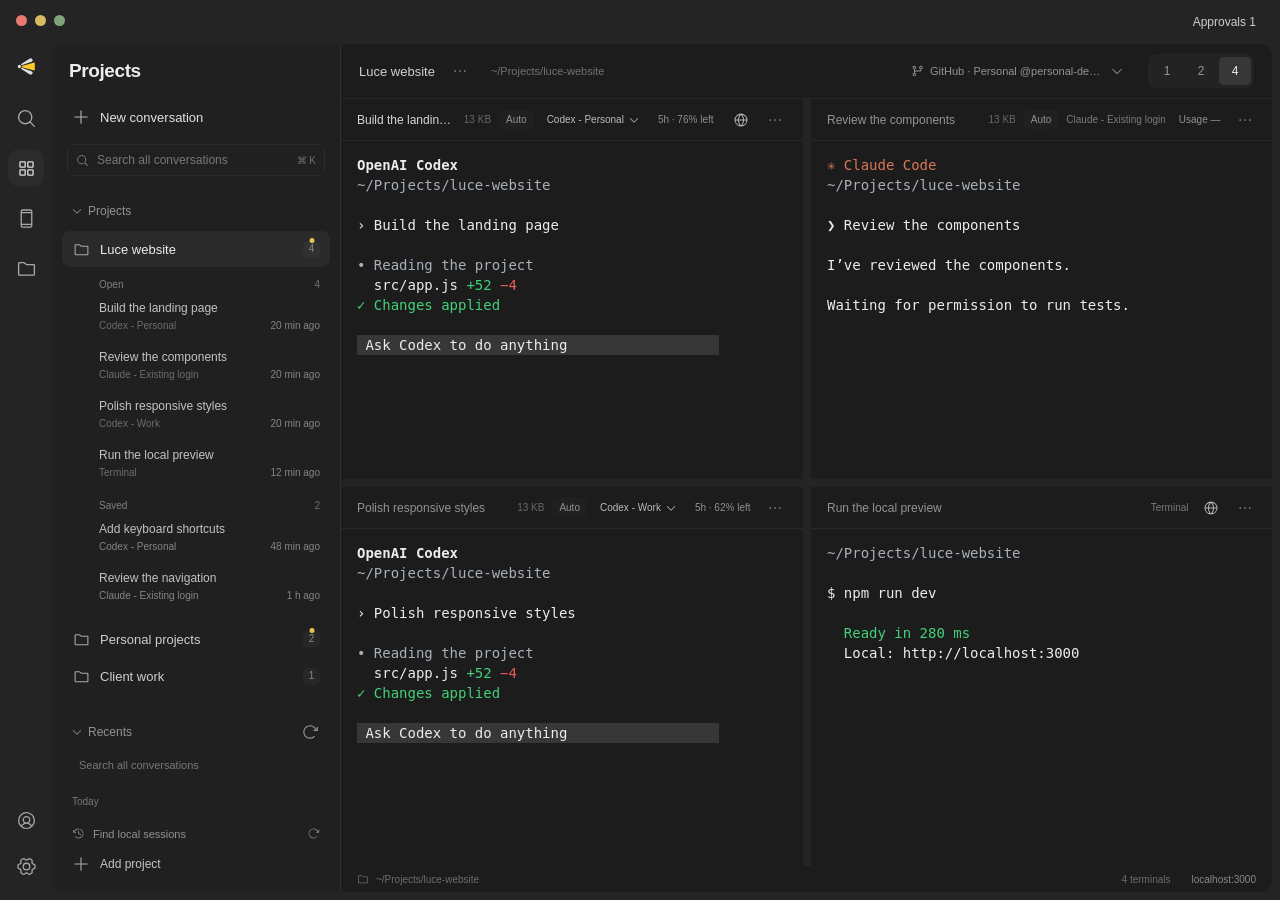
<file: native/desktop/index.html>
<!doctype html>
<html lang="en"><head><meta charset="UTF-8"><meta name="viewport" content="width=device-width,initial-scale=1"><meta http-equiv="Content-Security-Policy" content="default-src 'self'; script-src 'self'; style-src 'self' 'unsafe-inline'; img-src 'self' data: luce-file:; media-src luce-file:; font-src 'self'; connect-src 'none'; object-src 'none'; frame-src 'none'; base-uri 'none'"><title>Luce</title><link rel="stylesheet" href="app.css"><link rel="stylesheet" href="styles.css"><link rel="stylesheet" href="theme.css"><link rel="stylesheet" href="../embed.css"></head>
<body class="clean-ui">
 <header class="titlebar"><nav id="project-tabs" class="project-tabs" aria-label="Project tabs" hidden><div id="project-tabs-list" role="tablist" aria-label="Projects"></div><button id="tab-overflow" class="icon-button" aria-label="More projects" title="More projects" hidden></button><button id="tab-add-project" class="icon-button" aria-label="Add project" title="Add project"><span data-icon="plus"></span></button></nav><div class="titlebar-spacer"></div><button id="approvals-button" class="accounts-button" hidden>Approvals</button></header>
 <div class="app-layout"><aside class="utility-rail" aria-label="Workspace tools"><div class="utility-tools"><div id="brand-icon" class="utility-mark" aria-label="Luce"></div><button id="search-shortcut" class="search-shortcut"><span>⌘ K</span> Search conversations</button><button id="collapse-projects" class="icon-button" aria-label="Toggle projects sidebar" aria-expanded="true" aria-controls="project-sidebar" title="Projects"></button><button id="remote-button" class="accounts-button" title="Phone & Remote">Phone</button><button id="browse-files" class="icon-button" aria-label="Browse project files" title="Browse project files" aria-pressed="false"></button></div><div class="utility-bottom"><button id="accounts-button" class="accounts-button" title="Accounts (⌘ ,)">Accounts</button><button id="settings-button" class="icon-button" aria-label="Settings" title="Settings"></button></div></aside>
  <nav id="project-sidebar" class="project-rail" aria-label="Projects"><div class="navigation-heading"><strong id="navigation-title">Projects</strong></div><button id="new-conversation" class="new-conversation"><span data-icon="plus"></span> New conversation</button><div class="search-field"><span id="search-icon"></span><input id="conversation-search" placeholder="Search all conversations" aria-label="Search all local conversations" title="Search titles, folders, providers and accounts across this computer"><kbd>⌘ K</kbd></div><div class="navigation-scroll">
   <section id="projects-section" class="rail-section"><div class="rail-label"><button id="toggle-project-list" class="section-toggle" aria-label="Toggle project list" aria-expanded="true" aria-controls="projects"><span data-icon="chevron-down"></span> Projects</button></div><div id="projects"></div></section>

<div id="navigation-fallback">  <aside id="conversation-sidebar" class="conversation-sidebar"><div id="conversation-lists" class="conversation-lists"></div></aside></div>
   <section id="recent-section" class="rail-section"><div class="rail-label"><button id="toggle-recent" class="section-toggle" aria-label="Toggle recent conversations" aria-expanded="true" aria-controls="recent-content"><span data-icon="chevron-down"></span> Recents</button><button id="refresh-recents" class="icon-button" aria-label="Refresh recent conversations" title="Refresh recent conversations"><span data-icon="reload"></span></button></div><div id="recent-content"><div class="search-field recent-search-field"><input id="recent-search" placeholder="Search all conversations" aria-label="Search all conversations"></div><div id="recent-list"></div></div></section>
</div><div class="sidebar-footer"><button id="find-sessions"><span id="history-icon"></span><span>Find local sessions</span><span id="refresh-indicator" data-icon="reload"></span></button><div id="provider-status">Claude Code + Codex</div></div>
   <button id="add-project" class="add-project"><span data-icon="plus"></span><span>Add project</span></button>
  </nav>
  <div id="project-resizer" class="sidebar-resizer" role="separator" aria-label="Resize projects sidebar" aria-orientation="vertical" aria-controls="project-sidebar" tabindex="0"></div>


  <aside id="file-sidebar" class="file-sidebar" aria-label="Project files" hidden><div class="files-heading"><span>FILES</span><div class="files-actions"><button id="files-hidden" class="icon-button" aria-label="Show hidden files" title="Show hidden files" aria-pressed="false"></button><button id="files-refresh" class="icon-button" aria-label="Refresh files" title="Refresh files"></button><button id="files-close" class="icon-button" aria-label="Close files sidebar" title="Close files"><span data-icon="close"></span></button></div></div><div id="files-root" class="files-root"></div><div class="file-filter-wrap"><input id="file-filter" placeholder="Filter visible files…" aria-label="Filter visible files"></div><div id="file-tree" class="file-tree" role="tree" aria-label="Project file tree"></div><div class="files-footnote">Drag a file into a terminal to insert its path</div></aside>
  <div id="file-resizer" class="sidebar-resizer" role="separator" aria-label="Resize files sidebar" aria-orientation="vertical" aria-controls="file-sidebar" aria-valuemin="180" aria-valuemax="420" tabindex="0" hidden></div>
  <aside id="preview-context" class="preview-context" aria-label="Preview conversation" hidden><div class="preview-context-heading"><span id="preview-context-project"></span><span>Conversation</span></div><div id="preview-terminal-slot" class="preview-terminal-slot"></div></aside><div id="preview-context-resizer" class="preview-context-resizer" role="separator" aria-label="Resize preview conversation" aria-orientation="vertical" aria-valuemin="280" aria-valuemax="640" tabindex="0" hidden></div>
  <main class="workspace"><div class="project-summary"><div class="project-title-row"><h1 id="sidebar-title">Luce</h1><button id="project-menu" class="icon-button" aria-label="Project options"><span data-icon="more"></span></button></div><div class="project-path-row"><div id="project-path" class="project-path">A place for your coding sessions</div></div><button id="project-github" class="project-github" aria-label="Project GitHub account" hidden></button><div id="layout-button" class="terminal-layout-control" role="group" aria-label="Terminal layout"><button class="icon-button layout-option" data-layout="1" aria-label="1 terminal layout" title="1 terminal layout" aria-pressed="false" disabled>1</button><button class="icon-button layout-option" data-layout="2" aria-label="2 terminal layout" title="2 terminal layout" aria-pressed="false" disabled>2</button><button class="icon-button layout-option" data-layout="4" aria-label="4 terminal layout" title="4 terminal layout" aria-pressed="false" disabled>4</button></div><p id="project-github-note" class="project-github-note" hidden></p></div><section id="file-preview" class="file-preview" aria-label="File preview" hidden><div class="file-preview-toolbar"><button id="file-back" aria-label="Back to terminal"><span data-icon="back"></span> <span>Back to terminal</span></button><div class="file-preview-title"><strong id="file-preview-name"></strong><span id="file-preview-path"></span></div><span id="file-preview-meta"></span><button id="file-copy-path" class="file-preview-action" title="Copy full path"><span data-icon="copy"></span> Copy path</button><button id="file-insert-path" class="file-preview-action" title="Insert the path into the active terminal">Insert path <span data-icon="external"></span></button></div><div id="file-preview-content" class="file-preview-content"></div></section><div id="terminal-workspace" class="terminal-workspace"></div><section id="preview-workspace" class="preview-workspace" hidden><div class="browser-toolbar"><button id="back-to-terminal" aria-label="Back to terminal"><span data-icon="back"></span> Back to terminal</button><form id="url-form"><span id="globe-icon"></span><input id="preview-url" placeholder="localhost:5173" aria-label="Website URL"></form><button id="reload-preview" class="icon-button" aria-label="Reload preview"></button><button id="expand-preview" class="icon-button" aria-label="Expand preview"></button></div><div id="browser-surface" class="browser-surface"><div id="preview-placeholder" class="preview-placeholder"><div class="preview-placeholder-icon" data-icon="globe"></div><h2>Website preview</h2><p>Run your dev server in a terminal, then click Preview.<br>Or enter a website URL above.</p></div></div><div id="preview-message" class="preview-message" hidden></div></section><footer class="statusbar"><div><span id="folder-icon"></span><span id="status-path">Luce · Local workspace</span></div><div><span id="terminal-count"></span><span id="status-url"></span></div></footer></main>
 </div>
 <div id="popup" class="popup" hidden></div><div id="toast" class="toast" role="status" hidden></div>
 <dialog id="modal"><form id="modal-form"><div class="modal-heading"><h2 id="modal-title"></h2><button type="button" id="modal-close" class="icon-button" aria-label="Close dialog"><span data-icon="close"></span></button></div><div id="modal-content"></div><div id="modal-actions"><button type="button" id="modal-cancel">Cancel</button><button type="submit" id="modal-submit" class="primary">Save</button></div></form></dialog>
 <script src="../fixture.js"></script><script src="app.js"></script><script src="../presentation.js"></script>
</body></html>
</file>
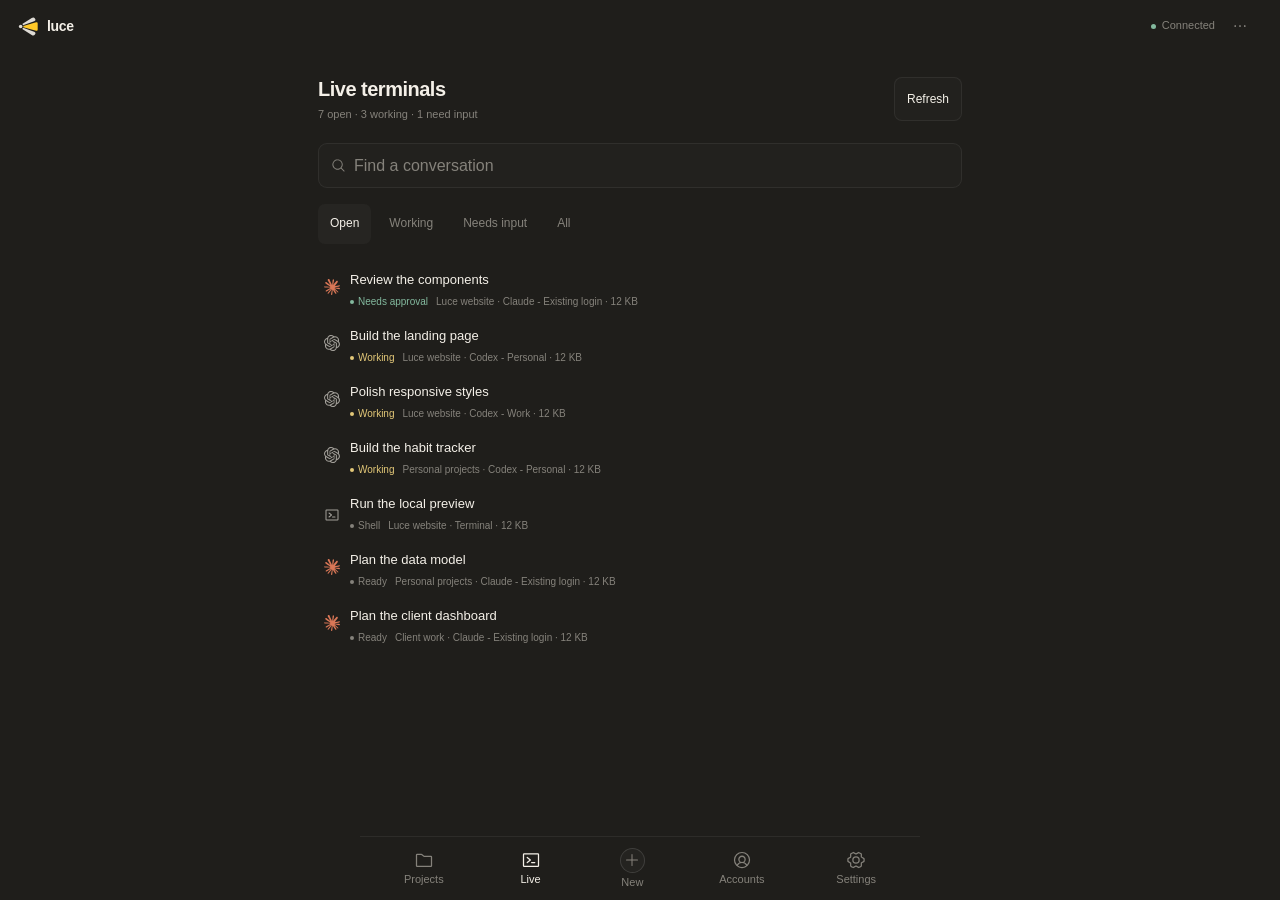
<file: native/mobile/index.html>
<!doctype html>
<html lang="en">
<head>
  <meta charset="utf-8">
  <meta name="viewport" content="width=device-width, initial-scale=1, viewport-fit=cover">
  <meta name="theme-color" content="#1f1e1b">
  <meta name="description" content="Secure phone control for Luce on your Mac">
  
  <link rel="icon" href="luce-mark.svg" type="image/svg+xml">
  <link rel="apple-touch-icon" href="icon-256.png">
  <link rel="stylesheet" href="styles.css">
  <link rel="stylesheet" href="mobile.css">
  <title>Luce Remote</title>
<link rel="stylesheet" href="../embed.css"></head>
<body>
  <header class="topbar">
    <a class="brand" href="#projects" aria-label="Luce Remote projects">
      <svg class="brand-mark" viewBox="0 0 512 512" aria-hidden="true"><circle cx="65" cy="256" r="44"/><path d="M105 197 334 48Q381 17 413 58Q447 103 393 130L124 223Q117 207 105 197Z"/><path d="M105 315 334 464Q381 495 413 454Q447 409 393 382L124 289Q117 305 105 315Z"/><path d="M130 245 441 153Q480 140 480 184V328Q480 373 441 359L130 273Q134 260 130 245Z" class="brand-mark-accent"/></svg>
      <span>luce</span>
    </a>
    <div class="connection"><i id="connection-dot" class="dot offline"></i><span id="connection-label">Not paired</span></div>
    <button id="device-menu" class="plain-button" aria-label="Device options" title="Device options"><span data-icon="more"></span></button>
  </header>

  <main>
    <section id="pair-screen" class="empty-screen" hidden>
      <div class="empty-mark"><img src="luce-mark.svg" alt=""></div>
      <h1>Luce Remote</h1>
      <p>Pair this phone from Luce on your Mac. The QR code contains your private device key.</p>
      <ol><li>Open Remote in Luce settings.</li><li>Scan the pairing QR code with your phone camera.</li><li>Add this page to your home screen for quick access.</li></ol>
      <button id="pair-help" class="secondary-button">Pair a device</button>
    </section>

    <section id="projects-view" class="view" hidden>
      <div class="page-heading"><div><h1 id="projects-heading">Projects</h1></div><div class="heading-actions"><span id="project-count" class="count-pill">0</span><button id="mobile-project-view" class="plain-button" aria-label="Toggle project view" title="Use project tabs" aria-pressed="false"></button></div></div>
      <div id="mobile-project-tabs" class="mobile-project-tabs" role="tablist" aria-label="Projects" hidden></div><p id="project-context" class="project-context" hidden></p><label class="workspace-search"><span data-icon="search"></span><input id="project-search" type="search" placeholder="Find a project or conversation" aria-label="Search projects and conversations"></label><div id="project-list" class="project-list"></div>
    </section>

    <section id="live-view" class="view" hidden>
      <div class="page-heading"><div><h1>Live terminals</h1><p id="live-summary" class="page-summary"></p></div><button id="refresh-live" class="small-button" aria-label="Refresh terminals">Refresh</button></div>
      <label class="workspace-search"><span data-icon="search"></span><input id="live-search" type="search" placeholder="Find a conversation" aria-label="Search live terminals"></label>
      <div id="live-filters" class="workspace-filters" role="group" aria-label="Terminal filters"><button data-filter="open" aria-pressed="true">Open</button><button data-filter="working" aria-pressed="false">Working</button><button data-filter="attention" aria-pressed="false">Needs input</button><button data-filter="all" aria-pressed="false">All</button></div>
      <div id="live-list" class="project-list"></div>
    </section>
    <section id="terminal-view" class="view" hidden>
      <div class="terminal-heading"><button id="back-projects" class="back-button" aria-label="Back to terminals"><span data-icon="back"></span></button><div><p id="terminal-project" class="terminal-project-label"></p><h1 id="terminal-title">Terminal</h1></div><details id="terminal-options" class="terminal-options"><summary aria-label="Conversation options"><span data-icon="more"></span></summary><div class="terminal-options-panel">      <div class="terminal-switch"><label for="terminal-switcher">Conversation</label><select id="terminal-switcher" aria-label="Switch conversation"></select></div>      <div class="terminal-meta"><span id="terminal-provider" class="provider-pill"></span><span id="terminal-status"></span><span id="terminal-account"></span><span id="terminal-size"></span><button id="terminal-auto" class="small-button" role="switch" aria-label="Auto approve permission requests" aria-checked="false">Auto</button></div>
      <div id="terminal-toolbar" class="terminal-toolbar"><button id="interrupt-button" class="small-button" aria-label="Interrupt terminal">Interrupt</button><button id="clear-button" class="small-button" aria-label="Clear terminal">Clear</button><button id="close-button" class="small-button danger-text" aria-label="Close terminal">Close</button><button id="preview-button" class="small-button" aria-label="Preview">Preview</button><button id="usage-button" class="small-button" aria-label="Usage and account">Usage</button></div><div class="terminal-input-tools"><button id="paste-button" class="secondary-button" type="button">Paste</button><button id="enter-button" class="secondary-button" type="button">Enter</button><button id="rename-terminal" class="small-button" aria-label="Rename conversation">Rename</button></div></div></details></div>
      <p id="session-compatibility" class="preview-compatibility" hidden>Restart Luce on your Mac to enable phone renaming and Auto controls.</p><div id="approval-list" class="approval-list"></div>
      <section id="terminal-exited" class="terminal-exited" hidden aria-live="polite"><div><strong>Terminal exited</strong><p id="terminal-exit-reason"></p></div><button id="start-another-terminal" class="secondary-button" type="button">Start another terminal</button></section>

      <div id="terminal-output" class="terminal-output" role="log" aria-label="Terminal output" aria-live="off"></div>
      <form id="composer" class="composer">
        <textarea id="terminal-message" aria-label="Message terminal" rows="1" placeholder="Message…" enterkeyhint="send"></textarea>
        <button id="send-button" class="primary-button" type="submit" aria-label="Send"><span data-icon="external"></span></button>
      </form>
    </section>

    <section id="preview-view" class="view preview-view" hidden>
      <div class="preview-heading"><button id="back-terminal" class="back-button" aria-label="Back to terminal"><span data-icon="back"></span></button><div><h1>Preview</h1><p id="preview-project" class="terminal-project-label"></p></div><button id="fullscreen-button" class="small-button" aria-label="Toggle full screen">Full screen</button></div>
      <div class="preview-controls" aria-label="Website browser controls">
        <div class="preview-control-row preview-navigation"><button id="preview-back" class="small-button" type="button" aria-label="Website back">Back</button><button id="preview-forward" class="small-button" type="button" aria-label="Website forward">Forward</button><button id="preview-reload" class="small-button" type="button" aria-label="Reload website">Reload</button><span class="preview-control-spacer"></span><button id="preview-phone-mode" class="small-button selected" type="button" aria-pressed="true">Phone</button><button id="preview-desktop-mode" class="small-button" type="button" aria-pressed="false">Desktop</button></div>
        <p id="preview-compatibility" class="preview-compatibility" hidden>Advanced website controls need the latest Luce app. Restart Luce on your Mac to enable typing, browser keys, and viewport switching.</p>
        <details id="preview-tools" class="preview-tools"><summary>Website controls</summary><form id="preview-text-form" class="preview-text-form"><label class="visually-hidden" for="preview-text">Text for the focused website field</label><textarea id="preview-text" rows="2" maxlength="4096" placeholder="Type into the focused website field…" aria-label="Text for the focused website field"></textarea><button class="small-button" type="submit">Insert text</button></form>
        <div class="preview-key-row" aria-label="Website keys"><span>Send key</span><button class="small-button" data-preview-key="Enter" type="button">Enter</button><button class="small-button" data-preview-key="Tab" type="button">Tab</button><button class="small-button" data-preview-key="Backspace" type="button">Backspace</button><button class="small-button" data-preview-key="Escape" type="button">Escape</button></div></details>
      </div>
      <p class="preview-note">Tap to click · Swipe to scroll.</p>
      <div id="preview-frame" class="preview-frame"><img id="preview-image" alt="Live browser preview" draggable="false"><div id="preview-empty" class="preview-empty">Waiting for browser preview…</div></div>
    </section>

    <section id="create-view" class="view" hidden>
      <div class="page-heading"><div><h1>New conversation</h1></div></div>
      <form id="create-form" class="form-card">
        <label for="create-project">Project</label><select id="create-project" required></select>
        <div id="create-providers" class="provider-choices" role="radiogroup" aria-label="Conversation provider"></div><select id="create-provider" aria-label="Provider" hidden><option value="codex">Codex</option><option value="claude">Claude Code</option><option value="shell">Terminal</option></select>
        <div id="account-field"><label for="create-account">Codex account</label><select id="create-account"></select></div>
        <button class="primary-button wide" type="submit">Create terminal</button>
      </form>
    </section>

    <section id="accounts-view" class="view" hidden>
      <div class="page-heading"><div><h1>Accounts</h1></div></div>
      <div id="accounts-list" class="account-list"></div>
      <div class="empty-state account-admin-note">Add accounts and sign in on your Mac. This phone can use accounts already set up in Luce.</div>
    </section>

    <section id="settings-view" class="view" hidden>
      <div class="page-heading"><div><h1>Settings</h1></div></div>
      <article class="setting-card"><div><strong>Push notifications</strong><p>Get an alert when Luce needs your approval.</p></div><button id="push-button" class="secondary-button">Enable</button></article>
      <article class="setting-card"><div><strong>Home screen</strong><p>Install Luce Remote for an app-like shortcut.</p></div><button id="home-instructions" class="secondary-button" aria-label="Home screen instructions">How to install</button></article>
      <article class="setting-card"><div><strong>Paired device</strong><p id="device-description">This browser is paired to your Mac.</p></div><button id="forget-device" class="danger-button">Forget device</button></article>
      <p class="privacy-note">Terminal messages and previews stay encrypted in transit. Local device data is stored in this browser.</p>
    </section>
  </main>

  <nav id="tabbar" class="tabbar" aria-label="Main navigation" hidden>
    <button data-view="projects" aria-label="Projects"><span data-icon="folder"></span><span>Projects</span></button>
    <button data-view="terminal" aria-label="Terminals"><span data-icon="shell"></span><span>Live</span></button>
    <button data-view="create" aria-label="New terminal"><span data-icon="plus"></span><span>New</span></button>
    <button data-view="accounts" aria-label="Accounts"><span data-icon="accounts"></span><span>Accounts</span></button>
    <button data-view="settings" aria-label="Settings"><span data-icon="settings"></span><span>Settings</span></button>
  </nav>
  <dialog id="confirm-dialog" class="dialog-card"><form method="dialog"><p id="confirm-copy"></p><div><button id="confirm-cancel" class="secondary-button" value="cancel">Cancel</button><button id="confirm-action" class="danger-button" value="confirm">Confirm</button></div></form></dialog>
<dialog id="rename-dialog" class="dialog-card"><form id="rename-form"><h2>Rename conversation</h2><label for="rename-input">Name</label><input id="rename-input" maxlength="100" required autocomplete="off"><div class="rename-actions"><button id="rename-cancel" class="secondary-button" type="button">Cancel</button><button class="primary-button" type="submit">Save</button></div></form></dialog>
  <dialog id="info-dialog" class="dialog-card"><form method="dialog"><h2 id="info-title"></h2><div id="info-copy"></div><button class="primary-button wide" value="close">Done</button></form></dialog>
  <div id="toast" class="toast" role="status" hidden></div>
  <script src="../fixture.js"></script><script src="mobile.js"></script><script src="../presentation.js"></script>
</body>
</html>
</file>
<file: native/desktop/app.css>
/* node_modules/@xterm/xterm/css/xterm.css */
.xterm {
  cursor: text;
  position: relative;
  user-select: none;
  -ms-user-select: none;
  -webkit-user-select: none;
}
.xterm.focus,
.xterm:focus {
  outline: none;
}
.xterm .xterm-helpers {
  position: absolute;
  top: 0;
  z-index: 5;
}
.xterm .xterm-helper-textarea {
  padding: 0;
  border: 0;
  margin: 0;
  position: absolute;
  opacity: 0;
  left: -9999em;
  top: 0;
  width: 0;
  height: 0;
  z-index: -5;
  white-space: nowrap;
  overflow: hidden;
  resize: none;
}
.xterm .composition-view {
  background: #000;
  color: #FFF;
  display: none;
  position: absolute;
  white-space: nowrap;
  z-index: 1;
}
.xterm .composition-view.active {
  display: block;
}
.xterm .xterm-viewport {
  background-color: #000;
  overflow-y: scroll;
  cursor: default;
  position: absolute;
  right: 0;
  left: 0;
  top: 0;
  bottom: 0;
}
.xterm .xterm-screen {
  position: relative;
}
.xterm .xterm-screen canvas {
  position: absolute;
  left: 0;
  top: 0;
}
.xterm-char-measure-element {
  display: inline-block;
  visibility: hidden;
  position: absolute;
  top: 0;
  left: -9999em;
  line-height: normal;
}
.xterm.enable-mouse-events {
  cursor: default;
}
.xterm.xterm-cursor-pointer,
.xterm .xterm-cursor-pointer {
  cursor: pointer;
}
.xterm.column-select.focus {
  cursor: crosshair;
}
.xterm .xterm-accessibility:not(.debug),
.xterm .xterm-message {
  position: absolute;
  left: 0;
  top: 0;
  bottom: 0;
  right: 0;
  z-index: 10;
  color: transparent;
  pointer-events: none;
}
.xterm .xterm-accessibility-tree:not(.debug) *::selection {
  color: transparent;
}
.xterm .xterm-accessibility-tree {
  font-family: monospace;
  user-select: text;
  white-space: pre;
}
.xterm .xterm-accessibility-tree > div {
  transform-origin: left;
  width: fit-content;
}
.xterm .live-region {
  position: absolute;
  left: -9999px;
  width: 1px;
  height: 1px;
  overflow: hidden;
}
.xterm-dim {
  opacity: 1 !important;
}
.xterm-underline-1 {
  text-decoration: underline;
}
.xterm-underline-2 {
  text-decoration: double underline;
}
.xterm-underline-3 {
  text-decoration: wavy underline;
}
.xterm-underline-4 {
  text-decoration: dotted underline;
}
.xterm-underline-5 {
  text-decoration: dashed underline;
}
.xterm-overline {
  text-decoration: overline;
}
.xterm-overline.xterm-underline-1 {
  text-decoration: overline underline;
}
.xterm-overline.xterm-underline-2 {
  text-decoration: overline double underline;
}
.xterm-overline.xterm-underline-3 {
  text-decoration: overline wavy underline;
}
.xterm-overline.xterm-underline-4 {
  text-decoration: overline dotted underline;
}
.xterm-overline.xterm-underline-5 {
  text-decoration: overline dashed underline;
}
.xterm-strikethrough {
  text-decoration: line-through;
}
.xterm-screen .xterm-decoration-container .xterm-decoration {
  z-index: 6;
  position: absolute;
}
.xterm-screen .xterm-decoration-container .xterm-decoration.xterm-decoration-top-layer {
  z-index: 7;
}
.xterm-decoration-overview-ruler {
  z-index: 8;
  position: absolute;
  top: 0;
  right: 0;
  pointer-events: none;
}
.xterm-decoration-top {
  z-index: 2;
  position: relative;
}
.xterm .xterm-scrollable-element > .scrollbar {
  cursor: default;
}
.xterm .xterm-scrollable-element > .scrollbar > .scra {
  cursor: pointer;
  font-size: 11px !important;
}
.xterm .xterm-scrollable-element > .visible {
  opacity: 1;
  background: rgba(0, 0, 0, 0);
  transition: opacity 100ms linear;
  z-index: 11;
}
.xterm .xterm-scrollable-element > .invisible {
  opacity: 0;
  pointer-events: none;
}
.xterm .xterm-scrollable-element > .invisible.fade {
  transition: opacity 800ms linear;
}
.xterm .xterm-scrollable-element > .shadow {
  position: absolute;
  display: none;
}
.xterm .xterm-scrollable-element > .shadow.top {
  display: block;
  top: 0;
  left: 3px;
  height: 3px;
  width: 100%;
  box-shadow: var(--vscode-scrollbar-shadow, #000) 0 6px 6px -6px inset;
}
.xterm .xterm-scrollable-element > .shadow.left {
  display: block;
  top: 3px;
  left: 0;
  height: 100%;
  width: 3px;
  box-shadow: var(--vscode-scrollbar-shadow, #000) 6px 0 6px -6px inset;
}
.xterm .xterm-scrollable-element > .shadow.top-left-corner {
  display: block;
  top: 0;
  left: 0;
  height: 3px;
  width: 3px;
}
.xterm .xterm-scrollable-element > .shadow.top.left {
  box-shadow: var(--vscode-scrollbar-shadow, #000) 6px 0 6px -6px inset;
}
/*! Bundled license information:

@xterm/xterm/css/xterm.css:
  (**
   * Copyright (c) 2014 The xterm.js authors. All rights reserved.
   * Copyright (c) 2012-2013, Christopher Jeffrey (MIT License)
   * https://github.com/chjj/term.js
   * @license MIT
   *
   * Permission is hereby granted, free of charge, to any person obtaining a copy
   * of this software and associated documentation files (the "Software"), to deal
   * in the Software without restriction, including without limitation the rights
   * to use, copy, modify, merge, publish, distribute, sublicense, and/or sell
   * copies of the Software, and to permit persons to whom the Software is
   * furnished to do so, subject to the following conditions:
   *
   * The above copyright notice and this permission notice shall be included in
   * all copies or substantial portions of the Software.
   *
   * THE SOFTWARE IS PROVIDED "AS IS", WITHOUT WARRANTY OF ANY KIND, EXPRESS OR
   * IMPLIED, INCLUDING BUT NOT LIMITED TO THE WARRANTIES OF MERCHANTABILITY,
   * FITNESS FOR A PARTICULAR PURPOSE AND NONINFRINGEMENT. IN NO EVENT SHALL THE
   * AUTHORS OR COPYRIGHT HOLDERS BE LIABLE FOR ANY CLAIM, DAMAGES OR OTHER
   * LIABILITY, WHETHER IN AN ACTION OF CONTRACT, TORT OR OTHERWISE, ARISING FROM,
   * OUT OF OR IN CONNECTION WITH THE SOFTWARE OR THE USE OR OTHER DEALINGS IN
   * THE SOFTWARE.
   *
   * Originally forked from (with the author's permission):
   *   Fabrice Bellard's javascript vt100 for jslinux:
   *   http://bellard.org/jslinux/
   *   Copyright (c) 2011 Fabrice Bellard
   *   The original design remains. The terminal itself
   *   has been extended to include xterm CSI codes, among
   *   other features.
   *)
*/
</file>
<file: native/desktop/styles.css>
:root{font-family:-apple-system,BlinkMacSystemFont,"Segoe UI",sans-serif;color:#eeefef;background:#181a1b;font-size:13px;color-scheme:dark;--mint:#efc444;--muted:#8c9094;--border:#36383b;--panel:#242628}
*{box-sizing:border-box}
body{margin:0;overflow:hidden}
button,input{font:inherit}
button{cursor:pointer;border:0;color:inherit;background:none}
button:disabled{cursor:default;opacity:.4}
button:focus-visible,input:focus-visible{outline:2px solid var(--mint);outline-offset:2px}
button:hover{background:#ffffff0d}
svg{width:16px;height:16px;display:block;flex-shrink:0}
input{color:inherit}
button[hidden],section[hidden],div[hidden]{display:none!important}
.titlebar{height:58px;display:flex;align-items:center;gap:14px;padding:0 16px 0 90px;-webkit-app-region:drag;background:#1e1e1e;border-bottom:1px solid #202224}
.titlebar button,.titlebar input{-webkit-app-region:no-drag}
.brand{display:flex;align-items:center;gap:8px;font-size:14px;font-weight:550;min-width:215px}
.brand svg{width:20px;height:20px}
.beta{font-size:8px;letter-spacing:1.7px;color:#70767a;margin-left:6px}
.project-heading{flex:1;text-align:center;color:#bfc3c5;font-size:12px;overflow:hidden;text-overflow:ellipsis;white-space:nowrap}
.view-switch{display:flex;background:#282a2c;border:1px solid #3a3c3e;border-radius:2px;padding:3px;gap:2px}
.view-switch button{font-size:11px;width:75px;height:25px;border-radius:2px;color:#90969b}
.view-switch .selected{background:#424548;color:#f3f4f4;box-shadow:none}
.search-shortcut{height:31px;background:#242629;border:1px solid #36393c;border-radius:2px;color:#7c8388;font-size:11px;display:flex;align-items:center;gap:12px;width:202px;padding:0 10px}
.search-shortcut span{font-size:10px;color:#959c9f}
.icon-button{display:flex;align-items:center;justify-content:center;width:28px;height:28px;border-radius:2px;color:#9ba0a4;flex-shrink:0}
.app-layout{display:flex;height:calc(100vh - 58px);gap:8px;padding:8px 10px 0}
.project-rail{width:128px;flex-shrink:0;border:1px solid #2e3032;border-radius:2px;background:#1e1e1e;padding:14px 8px 9px;display:flex;flex-direction:column;margin-bottom:10px}
.rail-label{font-size:8px;letter-spacing:1.8px;color:#777d80;padding:2px 8px 15px}
#projects{overflow:auto;flex:1}
.project-item{width:100%;display:flex;align-items:center;gap:8px;padding:7px 6px;border-radius:2px;margin-bottom:5px;text-align:left}
.project-item.selected{background:#33544888;color:#e1f1e7}
.project-initial{width:28px;height:28px;border-radius:2px;background:#45494b;display:flex;align-items:center;justify-content:center;font-size:12px;font-weight:600;color:#c9ccce;flex-shrink:0}
.selected .project-initial{background:#8ed4aa;color:#183126}
.project-name{white-space:nowrap;overflow:hidden;text-overflow:ellipsis;font-size:11px}
.add-project{display:flex;align-items:center;gap:8px;font-size:10px;text-align:left;margin-top:10px;padding:7px 3px;color:#c2c6c9}
.add-project>span:first-child{border:1px solid #44484b;border-radius:2px;font-size:20px;line-height:24px;text-align:center;width:25px}
.conversation-sidebar{width:254px;flex-shrink:0;display:flex;flex-direction:column;background:#1e1e1e;border:1px solid #323538;border-radius:2px;padding:18px 13px 12px;margin-bottom:10px;min-height:0}
.project-summary{margin-bottom:17px}
.project-title-row{display:flex;align-items:center;justify-content:space-between;gap:5px}
.project-title-row h1{font-size:15px;font-weight:550;margin:0;overflow:hidden;text-overflow:ellipsis;white-space:nowrap}
.project-path{font-size:10px;color:#858c90;margin-top:5px;white-space:nowrap;overflow:hidden;text-overflow:ellipsis}
.new-conversation{height:34px;flex-shrink:0;background:#3b3e40;border:1px solid #4a4d50;border-radius:2px;text-align:center;font-size:12px;margin-bottom:13px;display:flex;align-items:center;justify-content:center;gap:5px}
.new-conversation:hover{background:#464a4c}
.new-conversation>span{font-size:19px;font-weight:300}
.search-field{height:31px;border:1px solid #45494b;border-radius:2px;background:#252729;display:flex;align-items:center;gap:6px;padding:0 8px;flex-shrink:0}
.search-field svg{width:13px;height:13px;color:#828b90}
.search-field input{background:none;border:0;outline:none;min-width:0;flex:1;font-size:10px}
.search-field kbd{font-family:inherit;font-size:8px;white-space:nowrap;color:#686f74}
.conversation-lists{flex:1;overflow-y:auto;margin-top:20px;min-height:0;scrollbar-width:thin}
.section-label{color:#a3aaaf;font-size:9px;font-weight:450;letter-spacing:1.7px;display:flex;align-items:center;gap:7px;margin:0 0 9px 2px}
.section-label .count{margin-left:auto;font-size:9px;color:#6e777b;letter-spacing:0}
.section-label .dot{width:5px;height:5px}
.session-row{display:flex;align-items:center;width:100%;gap:8px;padding:8px 8px;border-radius:2px;text-align:left;font-size:11px;min-height:32px;margin-bottom:3px}
.session-row.selected{background:#3857469c}
.session-row .session-text{flex:1;min-width:0;overflow:hidden;text-overflow:ellipsis;white-space:nowrap}
.dot{width:6px;height:6px;border-radius:2px;background:#8c9398;flex-shrink:0}
.dot.running{background:#9ce0ae;box-shadow:none}
.provider-tag{display:flex;gap:5px;align-items:center;color:#a9afb3;flex-shrink:0;font-size:9px}
.provider-tag svg{width:13px;height:13px}
.provider-tag.codex svg{color:#a1dfad}
.provider-tag.claude svg{color:#d49a79}
.history-section{margin-top:26px}
.history-row{align-items:start;padding:8px 6px}
.history-text{flex:1;min-width:0}
.history-text>div{overflow:hidden;white-space:nowrap;text-overflow:ellipsis;font-size:11px}
.history-meta{display:flex;align-items:center;justify-content:space-between;margin-top:6px;color:#788186;font-size:9px}
.history-meta span:first-child{color:#959ea3}
.empty-list{color:#798186;font-size:11px;line-height:1.65;padding:5px 6px}
.sidebar-footer{border-top:1px solid #34383b;padding-top:12px;margin-top:12px}
#find-sessions{display:flex;align-items:center;width:100%;gap:8px;text-align:left;font-size:10px;color:#c0c6ca;padding:5px 3px;border-radius:2px}
#find-sessions svg{width:13px;height:13px}
#refresh-indicator{margin-left:auto;color:#7b858b;font-size:15px}
#provider-status{font-size:9px;color:#758087;margin-top:6px;padding:0 3px}
.workspace{flex:1;min-width:0;display:flex;flex-direction:column}
.terminal-workspace{display:grid;gap:8px;flex:1;min-height:0;grid-template-columns:1fr 1fr;grid-template-rows:1fr 1fr}
.terminal-workspace.layout-1,.terminal-workspace.focused{grid-template-columns:1fr;grid-template-rows:1fr}
.terminal-workspace.layout-2{grid-template-columns:1fr 1fr;grid-template-rows:1fr}
.terminal-pane{background:#1b1d1f;border:1px solid #34383b;border-radius:2px;overflow:hidden;display:flex;flex-direction:column;min-width:0;min-height:0;position:relative}
.terminal-pane.active{border-color:#6c93807a}
.pane-header{height:39px;flex-shrink:0;background:#1e1e1e;border-bottom:1px solid #323638;display:flex;align-items:center;gap:9px;padding:0 11px;font-size:11px}
.pane-title{flex:1;min-width:0;white-space:nowrap;overflow:hidden;text-overflow:ellipsis}
.pane-header .provider-tag{border-left:1px solid #41464a;padding-left:10px;margin-right:auto}
.pane-header .icon-button{width:23px;height:24px}
.pane-preview{background:#3e4345;border:1px solid #505659;border-radius:2px;padding:4px 8px;font-size:9px;white-space:nowrap}
.pane-preview:hover{background:#505957}
.terminal-body{flex:1;min-height:0;padding:9px 3px 6px 10px;overflow:hidden}
.terminal-body .xterm{height:100%;padding:0}
.xterm-viewport{scrollbar-width:thin;scrollbar-color:#404648 transparent}
.pane-empty{display:flex;flex-direction:column;align-items:center;justify-content:center;height:100%;color:#7b858c;background:#1e1e1e;gap:12px;padding:24px;text-align:center}
.pane-empty .empty-plus{font-size:25px;color:#65746c;font-weight:200;margin-bottom:2px}
.pane-empty p{margin:0;font-size:11px;color:#9aa3a8}
.empty-actions{display:flex;gap:6px;flex-wrap:wrap;justify-content:center}
.empty-actions button{font-size:10px;border:1px solid #3d4448;border-radius:2px;padding:7px 10px;color:#b8c2c6;display:flex;align-items:center;gap:5px;background:#282d2f}
.empty-actions svg{width:12px;height:12px}
.statusbar{height:31px;flex-shrink:0;display:flex;align-items:center;justify-content:space-between;font-size:10px;color:#89939a;padding:0 9px;gap:10px}
.statusbar>div{display:flex;align-items:center;gap:7px;min-width:0}
.statusbar svg{width:12px;height:12px}
#status-path{overflow:hidden;white-space:nowrap;text-overflow:ellipsis}
#status-url{display:flex;align-items:center;gap:5px;margin-left:14px;color:#9eb1a7;font-size:9px}
.welcome{grid-column:1/-1;grid-row:1/-1;border:1px solid #2f3735;border-radius:2px;display:flex;flex-direction:column;align-items:center;justify-content:center;text-align:center;background:#1e1e1e;padding:35px}
.welcome-mark svg{width:58px;height:58px;color:#b4dbc3;margin-bottom:26px}
.welcome .eyebrow{font-size:9px;letter-spacing:3px;color:#8aa796;margin-bottom:16px}
.welcome h2{font-size:27px;font-weight:450;letter-spacing:-.7px;margin:0 0 13px}
.welcome>p{color:#8f9b9f;font-size:12px;line-height:1.9;margin:0 0 24px;max-width:430px}
.primary{background:#a8ddbd!important;border:1px solid #b5e5c8!important;color:#1c3326!important;border-radius:2px;padding:10px 16px;font-size:12px;font-weight:550}
.primary:hover{background:#b8e7cc!important}
.welcome-secondary{font-size:11px;color:#91a599;padding:12px;margin-top:7px}
.welcome-shortcuts{margin-top:35px;font-size:10px;display:flex;gap:24px;color:#70817a}
.welcome-shortcuts kbd{font:inherit;color:#a2b4aa;margin-right:5px}
.preview-workspace{flex:1;min-height:0;border:1px solid #3a3f41;border-radius:2px;overflow:hidden;display:flex;flex-direction:column;background:#1d2122;position:relative}
.browser-toolbar{height:42px;display:flex;align-items:center;padding:0 10px;gap:10px;background:#272c2e;border-bottom:1px solid #3a4245;flex-shrink:0}
#back-to-terminal{display:flex;align-items:center;gap:8px;font-size:10px;white-space:nowrap;padding:6px 5px;border-radius:2px}
#url-form{display:flex;align-items:center;flex:1;border:1px solid #41494d;border-radius:2px;height:27px;background:#343a3d;gap:8px;padding:0 10px}
#url-form svg{width:12px;height:12px;color:#9facb1}
#preview-url{background:none;border:0;outline:0;flex:1;min-width:0;font-size:10px;text-align:center}
.browser-surface{flex:1;min-height:0;background:#202628;position:relative}
.preview-placeholder{position:absolute;inset:0;display:flex;align-items:center;justify-content:center;flex-direction:column;text-align:center}
.preview-placeholder h2{font-size:24px;font-weight:450}
.preview-placeholder p{font-size:12px;line-height:1.9;color:#91a0a6}
.preview-placeholder-icon{font-size:35px;color:#a4cfb7}
.preview-message{position:absolute;bottom:10px;left:10px;right:10px;padding:10px 15px;border:1px solid #8a664566;border-radius:2px;background:#352e25;font-size:11px;color:#dab896}
.expanded-preview .project-rail,.expanded-preview .conversation-sidebar{display:none}
.expanded-preview .app-layout{padding-left:10px}
.preview-mode #terminal-workspace{display:none}
.preview-mode #preview-workspace{display:flex}
.popup{position:fixed;z-index:20;min-width:200px;background:#303638;border:1px solid #525d60;border-radius:2px;padding:5px;box-shadow:none}
.popup button{width:100%;display:flex;align-items:center;gap:10px;padding:10px;border-radius:2px;text-align:left;font-size:12px}
.popup button span:nth-child(2){flex:1}
.popup button small{color:#8a969b;font-size:9px}
.popup .divider{border-top:1px solid #485053;margin:4px}
.toast{position:fixed;z-index:50;bottom:46px;left:50%;transform:translateX(-50%);background:#394440;border:1px solid #668576;border-radius:2px;padding:12px 20px;font-size:12px;max-width:75vw;box-shadow:none}
.toast.error{background:#49322b;border-color:#916653;color:#f2d4bf}
dialog{background:#292f31;color:#e8eeeb;border:1px solid #52615b;border-radius:2px;box-shadow:none;padding:24px;width:440px;max-width:80vw}
dialog::backdrop{background:#070b0bb0;backdrop-filter:none}
.modal-heading{display:flex;align-items:center;justify-content:space-between;margin-bottom:20px}
.modal-heading h2{font-size:18px;font-weight:500;margin:0}
#modal-content{font-size:12px;color:#9ba9ac;line-height:1.7}
#modal-content label{display:block;margin-bottom:8px}
#modal-input{width:100%;background:#1e2527;border:1px solid #485653;border-radius:2px;padding:10px;color:#edf2ef}
#modal-actions{display:flex;justify-content:flex-end;gap:10px;margin-top:24px}
#modal-cancel{border:1px solid #4a5653;border-radius:2px;padding:8px 13px}
.discover-list{max-height:390px;overflow:auto;padding:4px 0}
.discover-item{width:100%;text-align:left;display:flex;gap:10px;padding:10px 8px;border-radius:2px;align-items:center}
.discover-item strong{display:block;font-size:12px;font-weight:500;color:#d4e0d9}
.discover-item small{display:block;font-size:9px;color:#8e9d94;overflow:hidden;text-overflow:ellipsis;max-width:300px;white-space:nowrap}
.discover-item .project-initial{background:#3f554a;color:#afd8be}
.muted{color:#81928a;font-size:10px}
.empty-list button{font-size:10px;color:var(--mint);padding:0;text-decoration:underline}
.loading{animation:spin 1.2s linear infinite}
@keyframes spin{to{transform:rotate(360deg)}
}
@media(max-width:1150px){.search-shortcut{display:none}
.brand{min-width:130px}
.project-rail{width:102px}
.conversation-sidebar{width:230px}
.pane-header .provider-tag span{display:none}
.pane-header{gap:6px;padding:0 9px}
}


/* Compact desktop chrome, following the supplied editor reference. */
:root { color:#c5c8cc; --border:#2c3033; --panel:#202426; --muted:#80868c; }

.titlebar { height:40px; padding:0 12px 0 82px; gap:10px; background:#202426; border-bottom:1px solid #303437; }

.brand { min-width:120px; font-size:12px; gap:7px; color:#b9bdc2; }

.brand svg { width:15px; height:15px; color:#8a9199; }

.beta { display:none; }

.project-heading { text-align:left; font-size:12px; }

.view-switch { height:29px; padding:0; gap:0; background:transparent; border:0; }

.view-switch button { height:29px; width:70px; border-radius:0; font-size:11px; }

.view-switch .selected { background:#2a2e31; border-bottom:2px solid #efc444; color:#d7dadd; }

.search-shortcut { height:26px; background:#1b1e20; border-color:#303538; width:180px; }

.app-layout { height:calc(100vh - 40px); gap:0; padding:0; }

.project-rail { width:164px; padding:13px 0 8px; margin:0; border:0; border-right:1px solid #16191b; border-radius:0; background:#202426; }

.rail-label { font-size:10px; letter-spacing:.3px; padding:0 12px 12px; color:#9ca1a7; }

.project-item { gap:7px; margin:0; padding:7px 12px; min-height:31px; border-radius:0; }

.project-item.selected { background:#2c3237; color:#e0e3e6; }

.project-initial, .selected .project-initial { width:17px; height:17px; background:transparent; color:#8f969e; border-radius:0; }

.project-initial svg { width:16px; height:16px; }

.project-name { font-size:12px; }

.add-project { margin:12px 0 0; padding:6px 12px; font-size:11px; color:#efc444; }

.add-project>span:first-child { border:0; width:15px; line-height:18px; font-size:18px; }

.conversation-sidebar { width:230px; padding:13px 10px 10px; margin:0; border:0; border-right:1px solid #16191b; border-radius:0; background:#202426; }

.project-summary { margin-bottom:12px; }

.project-title-row h1 { font-size:12px; font-weight:500; }

.project-path { font-size:10px; color:#707780; }

.new-conversation { height:29px; margin-bottom:9px; background:transparent; border:0; justify-content:flex-start; color:#efc444; font-size:11px; padding:0 4px; }

.new-conversation:hover { background:#2a2e32; }

.search-field { height:27px; background:#1b1e20; border-color:#303538; }

.conversation-lists { margin-top:17px; }

.section-label { font-size:10px; letter-spacing:.2px; color:#9ca1a7; margin-bottom:5px; }

.session-row { min-height:29px; padding:6px; margin:0; border-radius:0; }

.session-row.selected { background:#2c3237; }

.history-section { margin-top:20px; }

.history-row { padding:6px; border-left:1px solid #30363a; margin-left:6px; width:calc(100% - 6px); }

.history-meta { margin-top:3px; }

.dot { border-radius:50%; width:5px; height:5px; background:#777e85; }

.dot.running { background:#8ca49a; }

.provider-tag.codex svg, .provider-tag.claude svg { color:#929aa1; }

.sidebar-footer { border-color:#303437; padding-top:8px; }

.workspace { background:#181a1b; }

.terminal-workspace { gap:1px; background:#303437; }

.terminal-pane, .terminal-pane.active { border:0; border-radius:0; background:#181a1b; }

.pane-header { height:29px; padding:0 10px; background:#25292c; border-bottom:1px solid #303437; font-size:11px; }

.terminal-pane.active .pane-header { background:#292e32; box-shadow:inset 0 1px #efc444; }

.pane-header .provider-tag { border:0; color:#8c949b; }

.pane-preview { padding:3px 7px; background:transparent; border-color:#42484d; color:#bbc2c8; }

.terminal-body { padding:8px 4px 5px 9px; }

.pane-empty { background:#181a1b; gap:9px; color:#707780; }

.pane-empty .empty-plus { font-size:21px; color:#606970; }

.pane-empty p { font-size:11px; color:#7d858e; }

.empty-actions button { background:transparent; border-color:#353b40; padding:5px 8px; color:#a0a8b0; }

.statusbar { height:24px; background:#202426; border-top:1px solid #303437; font-size:10px; }

#status-url { color:#8b949c; }

.welcome { border:0; border-radius:0; background:#181a1b; }

.welcome-mark, .welcome .eyebrow { display:none; }

.welcome h2 { font-size:20px; font-weight:400; letter-spacing:0; color:#b9c0c6; }

.welcome>p { font-size:12px; color:#7f8992; line-height:1.7; }

.primary { background:#efc444!important; border-color:#f7d464!important; color:#242424!important; font-size:11px; font-weight:400; padding:7px 13px; }

.primary:hover { background:#f7d464!important; }

.welcome-secondary { color:#efc444; font-size:11px; }

.welcome-shortcuts, .welcome-shortcuts kbd { color:#6c7781; }

.preview-workspace { border:0; border-radius:0; background:#181a1b; }

.browser-toolbar { height:34px; background:#25292c; border-color:#303437; gap:8px; }

#url-form { height:25px; background:#1b1e20; border-color:#383f44; }

#preview-url { text-align:left; }

.browser-surface { background:#181a1b; }

.preview-placeholder h2 { font-size:20px; color:#b9c0c6; }

.preview-placeholder p { color:#7f8992; }

.preview-placeholder-icon { color:#818d98; font-size:24px; }

.expanded-preview .app-layout { padding:0; }

.popup { background:#25292c; border-color:#444b50; padding:4px; }

.popup button { padding:7px 9px; font-size:11px; }

.toast { background:#25292c; border-color:#4b555e; padding:8px 13px; }

dialog { background:#25292c; border-color:#444b50; padding:18px; }

.modal-heading h2 { font-size:15px; }

.discover-item .project-initial { background:transparent; color:#8f969e; }

@media(max-width:1150px) { .project-rail {width:140px;}
 .conversation-sidebar {width:215px;}
 }


/* Readable workspace and per-terminal previews. */
:root { font-size:14px; }
.titlebar { height:44px; }
.app-layout { height:calc(100vh - 44px); }
.brand { height:44px; display:flex; align-items:center; font-size:14px; }
#brand-icon { display:flex; align-items:center; justify-content:center; width:20px; height:20px; }
.brand svg { width:18px; height:18px; }
.project-heading { font-size:13px; }
.project-rail { width:180px; }
.project-name { font-size:13px; }
.project-item { min-height:35px; }
.rail-label, .section-label { font-size:11px; letter-spacing:0; }
.conversation-sidebar { width:320px; padding:15px 12px 10px; }
.project-title-row h1 { font-size:14px; }
.project-path { font-size:12px; margin-top:6px; }
.project-summary { margin-bottom:14px; }
.new-conversation { font-size:13px; height:32px; margin-bottom:12px; }
.search-field { height:32px; }
.search-field input { font-size:12px; }
.search-field kbd, .search-shortcut span { font-size:11px; }
.search-shortcut { font-size:12px; height:30px; width:210px; }
.session-row { font-size:13px; padding:8px 6px; min-height:34px; }
.section-label { margin-bottom:8px; color:#9ca3aa; }
.section-label .count { font-size:11px; }
.history-section { margin-top:24px; }
.history-row { border:0; margin:0; width:100%; align-items:center; gap:9px; }
.history-title { flex:1; min-width:0; white-space:nowrap; overflow:hidden; text-overflow:ellipsis; }
.history-provider { font-size:11px; color:#8d959d; }
.history-row time { font-size:11px; color:#7c858e; width:40px; text-align:right; flex-shrink:0; }
.session-row .provider-tag svg { display:none; }
.provider-tag { font-size:11px; }
.empty-list { font-size:12px; }
#find-sessions { font-size:12px; }
#provider-status { font-size:11px; }
.pane-header { height:35px; font-size:13px; }
.pane-header .provider-tag { font-size:11px; }
.pane-header .provider-tag svg { display:none; }
.terminal-pane, .terminal-pane.active, .terminal-body, .pane-empty { background:#282a2c; }
.pane-preview { width:29px; height:27px; display:flex; align-items:center; justify-content:center; padding:0; border:0; color:#9fb8cf; }
.pane-preview:hover { background:#38434c; }
.pane-preview svg { width:17px; height:17px; }
.pane-empty p { font-size:13px; color:#a3abb2; }
.empty-actions button { font-size:12px; padding:7px 10px; }
.statusbar { height:27px; font-size:11px; }
#status-url { font-size:11px; }
.browser-toolbar { height:38px; }
#back-to-terminal, #preview-url { font-size:12px; }
.popup button { font-size:13px; }
.dot { display:none; }
@media(max-width:1150px) { .project-rail {width:155px;} .conversation-sidebar {width:280px;} }

/* Quiet scrollbars and draggable, persistent sidebar widths. */
.conversation-lists, #projects, .discover-list { scrollbar-width:thin; scrollbar-color:#4a5158 transparent; }
.conversation-lists::-webkit-scrollbar, #projects::-webkit-scrollbar, .discover-list::-webkit-scrollbar { width:5px; height:5px; }
.conversation-lists::-webkit-scrollbar-track, #projects::-webkit-scrollbar-track, .discover-list::-webkit-scrollbar-track { background:transparent; }
.conversation-lists::-webkit-scrollbar-thumb, #projects::-webkit-scrollbar-thumb, .discover-list::-webkit-scrollbar-thumb { background:#464d54; border-radius:5px; }
.conversation-lists::-webkit-scrollbar-thumb:hover, #projects::-webkit-scrollbar-thumb:hover, .discover-list::-webkit-scrollbar-thumb:hover { background:#737e88; }
.conversation-lists::-webkit-scrollbar-button, #projects::-webkit-scrollbar-button, .discover-list::-webkit-scrollbar-button { display:none; width:0; height:0; }
.sidebar-resizer { width:5px; flex:0 0 5px; cursor:col-resize; background:#202426; border-left:1px solid #303538; position:relative; touch-action:none; outline:none; }
.sidebar-resizer:hover, .sidebar-resizer:focus-visible { background:#efc444; border-color:#efc444; }
.resizing-sidebar { cursor:col-resize; user-select:none; }
.resizing-sidebar .sidebar-resizer { background:#efc444; }
.expanded-preview .sidebar-resizer { display:none; }
.project-rail, .conversation-sidebar { border-right:0; }
.terminal-body .xterm-dim { color:#b8bec6!important; }
.terminal-body .xterm-cursor-layer { opacity:1; }

/* Independently collapsed sidebars keep restore controls in the titlebar. */
.rail-label { display:flex; align-items:center; justify-content:space-between; padding-bottom:8px; }
.rail-label .icon-button, #collapse-conversations { width:22px; height:24px; font-size:20px; color:#89949d; }
.project-title-row h1 { flex:1; min-width:0; }
.sidebar-restore { font-size:12px; border:1px solid #39424a; height:26px; width:auto; padding:0 8px; white-space:nowrap; }
.projects-collapsed #project-sidebar, .projects-collapsed #project-resizer,
.conversations-collapsed #conversation-sidebar, .conversations-collapsed #conversation-resizer { display:none!important; }

/* Luce’s light-beam identity. */
.brand {gap:8px;}
.brand svg {color:#e4e7eb;width:22px;height:22px;}
#brand-icon {width:24px;height:24px;}
.brand>span:nth-child(2) {font-size:16px;letter-spacing:-.4px;font-weight:600;}

/* Two independent rail sections, backed by the shared agent histories. */
.titlebar-spacer {flex:1;min-width:0;}
.rail-section {display:flex;flex-direction:column;min-height:0;}
#projects-section {flex:0 1 auto;max-height:none;min-height:0;}
#projects {flex:1;min-height:0;overflow:auto;}
#recent-section {flex:1;min-height:0;margin-top:14px;border-top:1px solid #303538;padding-top:10px;}
#recent-section.section-folded {flex:0 0 auto;}
#projects-section.section-folded {height:auto!important;flex:0 0 auto!important;}
#recent-content {display:flex;flex-direction:column;min-height:0;flex:1;padding:0 9px;}
#recent-list {flex:1;min-height:0;overflow:auto;scrollbar-width:thin;scrollbar-color:#4a5158 transparent;margin-top:8px;}
#recent-list::-webkit-scrollbar {width:5px;}
#recent-list::-webkit-scrollbar-thumb {background:#464d54;border-radius:5px;}
#recent-list::-webkit-scrollbar-button {display:none;}
.section-toggle {font-size:10px;color:#a4adb5;text-align:left;padding:3px 0;white-space:nowrap;}
.rail-label {padding:0 10px 6px 12px;gap:3px;}
#refresh-recents {width:22px;height:24px;font-size:16px;color:#89949d;}
.recent-search-field {padding:0 7px;}
.recent-search-field input {font-size:11px;}
.recent-date {font-size:11px;color:#8d979f;padding:9px 4px 5px;}
.recent-row {display:flex;flex-direction:column;width:100%;text-align:left;padding:8px 5px;gap:5px;border-radius:2px;}
.recent-title {display:-webkit-box;-webkit-box-orient:vertical;-webkit-line-clamp:2;overflow:hidden;font-size:12px;line-height:1.45;color:#d0d5da;}
.recent-meta {display:flex;flex-direction:column;gap:2px;font-size:10px;color:#89949d;width:100%;}
.recent-meta>span:first-child {overflow:hidden;text-overflow:ellipsis;white-space:nowrap;}
.recent-more {font-size:11px;color:#efc444;padding:10px 5px;}
.add-project {margin-top:auto;padding-top:12px;flex-shrink:0;}

/* Accounts stay close to the terminal they control. */
.accounts-button {font-size:12px;padding:6px 10px;color:#c9cfd4;white-space:nowrap;}
.pane-account,.pane-usage {font-size:11px;white-space:nowrap;flex-shrink:0;padding:3px 7px;color:#ccd2d8;}
.pane-account {color:#f0ca57;max-width:110px;overflow:hidden;text-overflow:ellipsis;}
.pane-usage {color:#aeb9b0;}
.accounts-content {width:490px;max-width:100%;}
#account-list {max-height:48vh;overflow:auto;scrollbar-width:thin;}
.account-card {border-top:1px solid #3a3f43;padding:15px 0;}
.account-card-heading {display:flex;gap:12px;align-items:center;}
.account-card-heading input {flex:1;min-width:0;font-size:15px;}
.account-card-heading button,.account-card-actions button {font-size:12px;padding:6px 9px;}
.account-card-actions {display:flex;gap:10px;flex-wrap:wrap;}
.account-identity {color:#d5d9dc;font-size:13px;}
.account-note {font-size:12px;line-height:1.6;color:#a1abb4;}
.quota-window {margin:12px 0;}
.quota-window>div {display:flex;justify-content:space-between;font-size:12px;}
.quota-window progress {width:100%;height:5px;appearance:none;margin:7px 0;}
.quota-window progress::-webkit-progress-bar {background:#383e41;border-radius:4px;}
.quota-window progress::-webkit-progress-value {background:#e9bf48;border-radius:4px;}
.quota-window small {color:#909ca6;font-size:11px;}
.add-account-form {border-top:1px solid #3a3f43;padding-top:15px;}
.add-account-form>div {display:flex;gap:12px;margin-top:8px;}
.add-account-form input {flex:1;min-width:0;}
#modal:has(.accounts-content) {width:550px;}
#account-list::-webkit-scrollbar {width:5px;}
#account-list::-webkit-scrollbar-thumb {background:#4a5158;border-radius:5px;}
#account-list::-webkit-scrollbar-button {display:none;}
.paste-context {font-size:11px;color:#f0ca57;white-space:nowrap;}

.pane-header[draggable="true"]{cursor:grab}.pane-header[draggable="true"]:active{cursor:grabbing}.terminal-pane.drop-target{box-shadow:inset 0 0 0 2px var(--accent,#ffc928)}.pane-disk{font-size:11px;color:#9ba4aa;white-space:nowrap;margin-left:auto}.pane-disk + .pane-account{margin-left:0}

.terminal-workspace{gap:0}
.terminal-divider{z-index:2;position:relative;background:#303437;outline:none;touch-action:none;user-select:none}
.terminal-divider::after{content:"";position:absolute;inset:0;background:#555c61;opacity:0;transition:opacity .12s}
.terminal-divider:hover::after,.terminal-divider:focus-visible::after,.terminal-divider:active::after{opacity:1}
.terminal-divider.column-divider{cursor:col-resize;min-width:8px}
.terminal-divider.row-divider{cursor:row-resize;min-height:8px}
.terminal-divider:focus-visible{box-shadow:inset 0 0 0 2px #efc444}

.recent-folder-line{display:flex;align-items:center;gap:6px}.recent-folder-line>span:first-child{flex:1;min-width:0;overflow:hidden;text-overflow:ellipsis;white-space:nowrap}.recent-size{flex-shrink:0;font-size:10px;color:#9ba4aa;font-variant-numeric:tabular-nums}

.project-name{flex:1;min-width:0}.project-terminal-count{display:inline-flex;align-items:center;justify-content:center;min-width:18px;height:18px;border-radius:50%;background:#394047;color:#cbd1d5;font-size:10px;line-height:1;flex-shrink:0;padding:0 3px;font-variant-numeric:tabular-nums}

.remote-state{font-size:14px;color:#f0ca57}.remote-awake{display:flex;align-items:center;gap:10px;margin:18px 0}.remote-awake input{width:auto}.remote-pair-form{display:grid;grid-template-columns:1fr auto;gap:8px;margin:18px 0}.remote-pair-form label{grid-column:1/-1}.remote-qr{display:block;width:240px;height:240px;max-width:100%;margin:16px auto;background:white;border-radius:6px}.remote-device{display:flex;align-items:center;justify-content:space-between;padding:12px 0;border-bottom:1px solid #34393d}.remote-device small,.approval-card small{display:block;color:#a4adb4;font-size:12px;margin-top:5px}.approval-card{padding:15px 0;border-bottom:1px solid #34393d}.approval-card pre{white-space:pre-wrap;overflow-wrap:anywhere;max-height:240px;overflow:auto;background:#171a1c;padding:12px;font-size:12px}.approval-card>div{display:flex;justify-content:flex-end;gap:10px}

.project-item[draggable="true"]{position:relative;cursor:pointer}
.project-item[draggable="true"]:active{cursor:pointer}
.project-item.project-dragging{opacity:.5;cursor:grabbing}
.project-item.project-drop-before::before,.project-item.project-drop-after::after{content:"";position:absolute;left:8px;right:8px;height:2px;background:var(--accent,#ffc928);pointer-events:none}
.project-item.project-drop-before::before{top:0}
.project-item.project-drop-after::after{bottom:0}

.pane-auto{padding:3px 7px;border:1px solid #475057;border-radius:3px;color:#aeb6bc;font-size:12px;flex-shrink:0}
.pane-auto.enabled{border-color:#b79830;color:#ffcf38;background:#ffcf3810}
.pane-auto:disabled{opacity:.45;cursor:default}

.rail-section-resizer{height:7px;flex:0 0 7px;margin:2px 0;cursor:row-resize;touch-action:none;outline:none;position:relative;border-top:1px solid #303538;border-bottom:1px solid #303538;background:#1e1e1e}
.rail-section-resizer:hover,.rail-section-resizer:focus-visible{background:#414242;border-color:#8f9699}
.resizing-rail-sections{cursor:row-resize;user-select:none}
.resizing-rail-sections .rail-section-resizer{background:#efc444;border-color:#efc444}
.rail-section-resizer[hidden]{display:none!important}
.project-rail .add-project{margin-top:auto;flex-shrink:0}
.usage-dialog{color:#b8c1c4;font-size:12px;line-height:1.5}
.usage-account{display:flex;flex-direction:column;gap:3px;padding-bottom:14px;border-bottom:1px solid #3b4245}
.usage-account strong{font-size:14px;font-weight:550;color:#e4e9e7}
.usage-account span,.compact-quota small,.usage-updated{font-size:11px;color:#8f9a9f}
.usage-quotas{padding:4px 0 10px}
.compact-quota{padding:12px 0 10px;border-bottom:1px solid #363d40}
.compact-quota-heading{display:flex;align-items:center;justify-content:space-between;gap:10px}
.compact-quota-heading strong{font-weight:500;color:#dbe1df}
.compact-quota-heading span{font-variant-numeric:tabular-nums;color:#c6d8cb}
.compact-quota progress{display:block;width:100%;height:5px;appearance:none;margin:8px 0 5px}
.compact-quota progress::-webkit-progress-bar{background:#383e41;border-radius:3px}
.compact-quota progress::-webkit-progress-value{background:#efc444;border-radius:3px}
.compact-quota small{display:block}
.usage-updated{padding-top:10px}
.usage-stale{color:#e0bf72}
.usage-unavailable{padding:16px 0;color:#9da8ac}
.usage-refresh{margin-top:8px;padding:8px 12px;border:1px solid #41494c;border-radius:2px;color:#d3dcda;font-size:11px}
.usage-refresh:hover{background:#343b3e}
#modal:has(.usage-dialog){width:390px;max-width:80vw;padding:20px}

/* Unread agent completions beside the existing live terminal count. */
.project-completion-dot{width:7px;height:7px;flex-shrink:0;border-radius:50%;background:#76d5a0;box-shadow:0 0 0 3px #76d5a014;animation:completion-arrival 1.2s ease-out 2}
@keyframes completion-arrival{0%,100%{box-shadow:0 0 0 3px #76d5a014}50%{box-shadow:0 0 0 6px #76d5a026}}
@media(prefers-reduced-motion:reduce){.project-completion-dot{animation:none}}

.sound-setting-row{display:flex;align-items:center;gap:24px;margin-bottom:16px}.sound-setting-row strong{font-size:13px}.sound-setting-row p{color:var(--muted);font-size:12px;line-height:1.5;margin:6px 0 0}.sound-setting-row input{width:16px;height:16px;flex-shrink:0;accent-color:#efc444}

.project-tabs[hidden]{display:none}.project-tabs{height:38px;display:flex;align-items:stretch;background:#1c2022;border-bottom:1px solid #303437;padding:3px 8px 0;gap:4px}.project-tabs #project-tabs-list{display:flex;align-items:stretch;gap:3px;min-width:0;overflow-x:auto;scrollbar-width:thin;flex:1}.project-tabs .project-tab{position:relative;display:flex;align-items:center;gap:8px;flex:0 0 auto;width:auto;min-width:112px;max-width:220px;padding:0 12px;border-radius:6px 6px 0 0;color:#9ca3a8;border:1px solid transparent;border-bottom:0;font-size:12px}.project-tabs .project-tab:hover{background:#252a2d;color:#dce0e2}.project-tabs .project-tab.selected{background:#282d30;color:#ececec;border-color:#363d40;box-shadow:inset 0 2px #efc444}.project-tabs .project-tab .project-name{overflow:hidden;text-overflow:ellipsis;white-space:nowrap}.project-tabs .project-tab .project-initial svg{width:14px;height:14px}.project-tabs .project-tab .project-terminal-count{font-size:10px;min-width:16px;height:16px}.project-tabs .project-tab.project-drop-before::before,.project-tabs .project-tab.project-drop-after::after{top:4px;bottom:4px;height:auto;width:2px;left:0;right:auto}.project-tabs .project-tab.project-drop-after::after{right:0;left:auto}.project-tabs-view .app-layout{height:calc(100vh - 82px)}.project-tabs-view #projects-section,.project-tabs-view #rail-section-resizer{display:none!important}.project-tabs-view #recent-section{margin-top:0;border-top:0;flex:1!important}.project-view-setting{display:flex;justify-content:space-between;align-items:center;gap:24px;margin-bottom:22px}.project-view-setting select{padding:6px 10px;background:#202426;color:#eeefef;border:1px solid #41474b;border-radius:4px;font:inherit}
.project-tabs #project-tabs-list{overflow-y:hidden}.project-tabs .project-tab{height:100%;min-height:0}

.project-status-dot{position:relative;display:inline-block;width:7px;height:7px;flex-shrink:0;border:0;border-radius:50%;padding:0;margin:0 5px;background:#efc444;box-shadow:0 0 0 3px #efc44414}.project-status-dot.project-completion-dot{background:#76d5a0;box-shadow:0 0 0 3px #76d5a014}.project-status-dot small{position:absolute;left:4px;bottom:4px;min-width:9px;font-size:8px;font-weight:600;line-height:10px;text-align:center;color:#efc444;background:#202426;border-radius:3px;padding:0 1px;font-variant-numeric:tabular-nums}.project-status-dot.project-completion-dot small{color:#76d5a0}

/* Project files share the quiet chrome of Conversations. */
.project-path-row{display:flex;align-items:center;gap:7px;margin-top:5px;min-width:0}
.project-path-row .project-path{flex:1;margin-top:0;min-width:0}
#browse-files{width:25px;height:25px;color:#959fa7}
#browse-files[aria-pressed="true"]{color:#efc444;background:#efc44412}
.file-sidebar{display:flex;flex-direction:column;flex:0 0 auto;min-height:0;background:#1e1e1e;border:1px solid #323538;border-radius:2px;margin-bottom:10px;overflow:hidden}
.file-sidebar[hidden],#file-resizer[hidden]{display:none!important}
.files-heading{display:flex;align-items:center;justify-content:space-between;padding:12px 10px 4px 14px;gap:8px;font-size:10px;letter-spacing:1.5px;color:#a4adb5}
.files-actions{display:flex;gap:2px;letter-spacing:0}
.files-actions .icon-button{width:24px;height:26px}
#files-close{font-size:21px}
#files-hidden.selected{color:#efc444}
.files-root{font-size:12px;color:#d4d9de;padding:2px 14px 13px;overflow:hidden;text-overflow:ellipsis;white-space:nowrap}
.file-filter-wrap{margin:0 10px 10px;border:1px solid #353b40;border-radius:4px;background:#242628}
#file-filter{width:100%;border:0;background:none;font-size:11px;padding:7px 9px;outline:none}
.file-filter-wrap:focus-within{border-color:#9a853e}
.file-tree{flex:1;min-height:0;overflow:auto;padding:0 5px 16px;scrollbar-width:thin;scrollbar-color:#4a5158 transparent}
.file-row{width:100%;height:30px;display:flex;align-items:center;gap:7px;border-radius:3px;text-align:left;color:#bbc2c9;padding-right:9px}
.file-row.selected{background:#efc44415;color:#efda98}
.file-row:focus-visible{outline:1px solid #b89c43;outline-offset:-1px}
.file-chevron{width:10px;flex-shrink:0;font-size:15px;color:#8c969e;text-align:center}
.file-symbol{color:#8e9ba7;flex-shrink:0}
.directory .file-symbol{color:#c7b580}
.image .file-symbol{color:#a1ba9e}
.video .file-symbol{color:#b3a0cd}
.code .file-symbol{color:#8baabc}
.file-symbol svg{width:15px;height:15px}
.file-name{font-size:12px;overflow:hidden;text-overflow:ellipsis;white-space:nowrap}
.file-link-hint{margin-left:auto;font-size:11px;color:#7f8a93}
.file-tree-message{font-size:11px;color:#8b959e;line-height:1.7;padding:9px 12px;overflow-wrap:anywhere}
.files-footnote{font-size:10px;line-height:1.6;color:#858f98;padding:10px 13px;border-top:1px solid #303538}
.file-preview{height:100%;flex:1;min-height:0;display:flex;flex-direction:column;overflow:hidden;border:1px solid #383e43;border-radius:3px;background:#202224}
.file-preview-toolbar{display:flex;align-items:center;gap:14px;padding:12px 14px;border-bottom:1px solid #363b40;flex-shrink:0;min-height:66px;background:#242628}
#file-back{display:flex;align-items:center;gap:5px;color:#b9c3cc;font-size:11px;white-space:nowrap;padding:6px 0}
.file-preview-title{flex:1;min-width:0;display:flex;flex-direction:column;gap:5px}
#file-preview-name{font-size:12px;font-weight:550;overflow:hidden;text-overflow:ellipsis;white-space:nowrap}
#file-preview-path{font-size:10px;color:#8d98a2;overflow:hidden;text-overflow:ellipsis;white-space:nowrap}
#file-preview-meta{font-size:9px;color:#939da5;white-space:nowrap;letter-spacing:.5px}
.file-preview-action{font-size:11px;color:#c5cdd4;white-space:nowrap;border:1px solid #40484f;border-radius:4px;padding:6px 9px}
#file-insert-path{color:#e7d293;border-color:#5e5535;background:#efc4440a}
.file-preview-content{position:relative;flex:1;min-height:0;overflow:auto;scrollbar-width:thin;scrollbar-color:#4a5158 transparent;padding:24px}
.file-preview-content.image-view{display:flex;align-items:center;justify-content:center;background-color:#1b1e20;background-image:linear-gradient(45deg,#ffffff03 25%,transparent 25%),linear-gradient(-45deg,#ffffff03 25%,transparent 25%),linear-gradient(45deg,transparent 75%,#ffffff03 75%),linear-gradient(-45deg,transparent 75%,#ffffff03 75%);background-size:24px 24px;background-position:0 0,0 12px,12px -12px,-12px 0}
.file-preview-content img{max-width:100%;max-height:100%;object-fit:contain;box-shadow:0 8px 34px #0005}
.file-preview-content video{display:block;width:100%;max-height:100%;margin:auto;background:#111;border-radius:5px}
.file-preview-content audio{display:block;max-width:100%;margin:50px auto}
.file-code{margin:0;font:12px/21px "SFMono-Regular",Menlo,monospace;color:#d1d8df;tab-size:2;white-space:pre;user-select:text}
.file-preview-empty{height:100%;display:flex;align-items:center;justify-content:center;flex-direction:column;color:#a5afb8;text-align:center;gap:5px}
.file-preview-empty h2{font-size:16px;font-weight:500;color:#cfd6dc}
.file-preview-empty p{font-size:12px;line-height:1.7;max-width:350px}
.file-preview-mode #terminal-workspace{display:none!important}
@media(max-width:1150px){.file-preview-toolbar{gap:8px;padding:10px}#file-preview-meta,#file-copy-path{display:none}#file-back span{display:none}.file-preview-content{padding:16px}.files-footnote{font-size:9px}}
.restore-notices{max-height:180px;overflow:auto;flex-shrink:0;margin-bottom:12px;scrollbar-width:thin}
.restore-notice{border:1px solid #665b34;background:#efc44408;border-radius:4px;padding:10px;margin-bottom:7px;font-size:11px}
.restore-notice strong{font-weight:500;color:#e3d195}
.restore-notice p{font-size:10px;color:#aeb5ba;line-height:1.6;margin:6px 0}
.restore-notice button{font-size:10px;padding:4px 7px;margin-right:5px;border:1px solid #494b42;border-radius:3px}

.accounts-tabs{display:flex;gap:4px;padding:4px;background:#1b1f22;border:1px solid #343b3e;border-radius:8px;margin-bottom:20px}
.accounts-tabs button{flex:1;padding:8px 12px;border-radius:5px;font-size:13px;color:#9aa8a4}
.accounts-tabs button[aria-selected=true]{background:#343e3a;color:#e3f2e9;box-shadow:0 1px 3px #0004}
.github-empty{padding:22px 18px;border:1px dashed #46534c;border-radius:8px;color:#a7b3ad;margin:16px 0}
.github-empty strong{color:#e1eae4;font-size:14px}.github-empty p{margin-bottom:0;font-size:12px}
.github-card-heading{display:flex;align-items:center;justify-content:space-between;gap:16px;margin-bottom:16px}
.github-card-heading>div{display:flex;flex-direction:column;gap:4px}.github-card-heading strong{font-size:14px}.github-card-heading span{font-size:12px;color:#98a7a0}
.github-status{padding:4px 8px;background:#30332f;border-radius:20px;white-space:nowrap}.github-status.connected{color:#a8d8b9;background:#263f31}
.github-fields{display:grid;grid-template-columns:1fr 1fr;gap:12px;margin-bottom:14px}.github-fields label{font-size:11px;color:#a7b6ae;display:flex;flex-direction:column;gap:6px}.github-fields input{width:100%;min-width:0}.github-email{grid-column:1/-1}
.github-fields input,#github-name{background:#1f2522;border:1px solid #414b44;border-radius:6px;padding:8px 10px;color:#dce6df;font:12px inherit;outline:none}.github-fields input:focus,#github-name:focus{border-color:#819c89}.github-fields input::placeholder,#github-name::placeholder{color:#78877d}
.github-device{display:flex;flex-direction:column;align-items:center;gap:12px;background:#23332b;border:1px solid #42644e;border-radius:8px;padding:20px;margin-bottom:18px}.github-device>span,.github-device small{font-size:12px;color:#b4c6bb}.github-device-code{font:22px ui-monospace,monospace;letter-spacing:3px;color:#e0f2e5}.github-device>div{display:flex;gap:10px}.github-device button{padding:6px 12px;font-size:12px}
.project-github{font-size:11px;color:#99b7a4;max-width:100%;overflow:hidden;text-overflow:ellipsis;white-space:nowrap;text-align:left;padding:5px 0 0;display:block}.project-github:hover{color:#d0e6d6}.project-github-note{font-size:10px;line-height:1.5;color:#b1a77d;margin:7px 0 0}.project-github[hidden],.project-github-note[hidden]{display:none}

/* Preview keeps the live conversation beside the work, then restores navigation on Back. */
.preview-stage #project-sidebar,.preview-stage #conversation-sidebar,.preview-stage #file-sidebar,
.preview-stage #project-resizer,.preview-stage #conversation-resizer,.preview-stage #file-resizer,
.preview-stage #project-tabs,.preview-stage .sidebar-restore{display:none!important}
.preview-context{width:clamp(320px,34vw,520px);flex:0 0 auto;min-width:0;min-height:0;display:flex;flex-direction:column;background:#242628;overflow:hidden}
.preview-context-heading{display:flex;align-items:center;justify-content:space-between;gap:12px;height:42px;padding:0 16px;border-bottom:1px solid #36393b;flex-shrink:0;font-size:11px;color:#929b97}
#preview-context-project{font-size:12px;color:#d5ddd7;overflow:hidden;text-overflow:ellipsis;white-space:nowrap}
.preview-terminal-slot{display:flex;flex:1;min-height:0;min-width:0;overflow:hidden}
.preview-terminal-slot>.terminal-pane{flex:1;min-width:0;min-height:0}
.preview-context .pane-disk,.preview-context .pane-fill-column{display:none}
.preview-context .pane-header{gap:7px;padding-left:12px;padding-right:9px}
.preview-context .pane-title{font-size:12px}.preview-context .pane-account,.preview-context .pane-usage{font-size:10px}
.preview-context-resizer{width:5px;flex:0 0 5px;background:#303436;border-left:1px solid #3c4240;cursor:col-resize;touch-action:none;outline:none}
.preview-context-resizer:hover,.preview-context-resizer:focus-visible{background:#8da899}
.preview-context[hidden],.preview-context-resizer[hidden],.expanded-preview .preview-context,.expanded-preview .preview-context-resizer{display:none!important}
.preview-stage .workspace{min-width:300px}.preview-stage .file-preview{border:0;border-radius:0}

/* Consistent navigation hierarchy, inspired by the quieter Codex sidebar. */
.project-rail,.conversation-sidebar,.file-sidebar{background:#202223}
.project-rail{padding-top:17px}.rail-label,.section-label,.files-heading{font-size:11px;font-weight:500;letter-spacing:.1px;color:#929a98}
.rail-label{padding:0 16px 11px}.rail-label .icon-button{font-size:17px}
#projects{padding:0 8px}.project-item{width:100%;min-height:36px;padding:8px 9px;gap:9px;border-radius:7px;margin:2px 0;color:#bfc6c2}
.project-item:hover{background:#ffffff05}.project-item.selected{background:#ffffff0b;color:#ecefeb}
.project-initial,.selected .project-initial{color:#a3ada7}.project-initial svg{width:17px;height:17px}.project-name{font-size:13px;font-weight:400;letter-spacing:-.08px}
.project-status-dot{width:6px;height:6px;box-shadow:none;margin:0 4px}.project-terminal-count{font-size:10px;min-width:18px;height:18px;background:#ffffff08;color:#8f9993;border-radius:5px}
.add-project{margin:10px 8px 0;padding:9px;border-radius:6px;font-size:12px;color:#c0c9c2}.add-project:hover{background:#ffffff06}.add-project>span:first-child{font-size:18px;color:#9aaa9e}
.conversation-sidebar{padding:16px 12px 12px}.project-title-row h1{font-size:14px;font-weight:500}.project-path{font-size:11px;color:#8e9893}.project-summary{margin-bottom:17px}
.session-row{border-radius:6px}.session-row.selected{background:#ffffff0b}.session-text,.history-title{font-size:12px}.provider-tag{opacity:.8}
.file-sidebar{border:0;border-radius:0;margin-bottom:0}.files-heading{padding:15px 14px 12px;letter-spacing:.2px}.files-root{font-size:12px;font-weight:500;padding-bottom:12px;color:#c2cbc4}
.file-filter-wrap{border-color:#ffffff0a;background:#ffffff03;border-radius:6px;margin:0 12px 12px}.file-filter-wrap:focus-within{border-color:#6d8a77}#file-filter{padding:8px 10px;font-size:11px}#file-filter::placeholder{color:#737f78}
.file-tree{padding:0 7px 16px}.file-row{position:relative;height:29px;gap:6px;border-radius:5px;color:#b8c2bb}
.file-row::before{content:'';position:absolute;left:15px;top:0;bottom:0;width:calc(var(--file-depth,0)*16px);pointer-events:none;background:repeating-linear-gradient(to right,transparent 0 7px,#ffffff0a 7px 8px,transparent 8px 16px)}
.file-row:hover{background:#ffffff04}.file-row.selected{background:#ffffff0c;color:#e0e8e1}.file-row:focus-visible{outline:1px solid #7d9a86}.file-name{font-size:12px;letter-spacing:-.08px}
.file-chevron{width:11px;height:14px;display:flex;align-items:center;justify-content:center;color:#78877c}.file-chevron svg{width:12px;height:12px;transition:transform .12s ease}.file-chevron.open svg{transform:rotate(90deg)}
.directory .file-symbol{color:#aab8ad}.file-symbol svg{width:15px;height:15px}.image .file-symbol{color:#90aa98}.video .file-symbol{color:#a39bb1}.code .file-symbol{color:#91a8b1}
.files-footnote{border:0;padding:12px 14px;color:#738078;font-size:10px;line-height:1.5}.files-actions .icon-button{color:#88958c}.files-actions .icon-button:hover{color:#d1ddd4;background:#ffffff06}
</file>
<file: native/desktop/theme.css>
/* Desktop design system. Layout mechanics stay in styles.css. */
:root{--canvas:#1c1c1c;--surface:#202020;--raised:#292929;--hover:#ffffff08;--selected:#ffffff0d;--text:#ededed;--muted:#939393;--border:#ffffff0d;--mint:#dedede;--accent:#dedede;--panel:var(--surface);color:var(--text);background:var(--surface);font-size:13px}
[hidden]{display:none!important}
body{background:var(--surface);height:100vh;overflow:clip}
button{transition:background .12s ease,color .12s ease}
button:hover{background:var(--hover)}
button:focus-visible,input:focus-visible,select:focus-visible{outline:2px solid #8a8a8a;outline-offset:2px}
input::placeholder{color:#787878}
svg{stroke-width:1.5}
::-webkit-scrollbar{width:6px;height:6px}
::-webkit-scrollbar-thumb{background:#ffffff15;border-radius:8px}
::-webkit-scrollbar-thumb:hover{background:#ffffff28}
.titlebar{height:44px;background:#242424;border:0;padding:0 14px 0 90px;gap:8px}
.brand{min-width:0;font-size:12px;font-weight:500;color:#b0b0b0;gap:7px}
.brand svg{width:15px;height:15px}
.titlebar-spacer{flex:1}
.icon-button{border-radius:7px;color:var(--muted);width:30px;height:30px}
.titlebar .icon-button{width:28px;height:28px}
.sidebar-restore{width:auto!important;padding:0 9px;font-size:12px}
.app-layout{height:calc(100vh - 44px);padding:0 8px 8px 0;gap:0;background:#242424}
.utility-rail{width:52px;flex:0 0 52px;display:flex;align-items:center;flex-direction:column;gap:10px;padding:10px 6px 8px;background:#242424}
.utility-mark{display:grid;place-items:center;flex:none;width:32px;height:36px;color:#dedede;margin:0 0 8px;-webkit-app-region:no-drag}
.utility-mark svg{width:26px;height:26px}
.utility-rail button{width:36px;height:36px;min-height:36px;display:flex;justify-content:center;align-items:center;border:0;border-radius:9px;padding:0;background:transparent;color:#a6a6a6;font-size:13px}
.utility-rail button:hover{background:#ffffff0c;color:#e9e9e9}
.utility-rail svg{width:19px;height:19px}
.utility-spacer{flex:1}
.project-rail{width:288px;background:var(--surface);border:0;border-radius:12px 0 0 12px;margin:0;padding:16px 10px 10px;min-height:0;display:flex;flex-direction:column;overflow:hidden}
.navigation-heading{display:flex;align-items:center;justify-content:space-between;gap:10px;padding:0 7px 16px;flex-shrink:0}
.navigation-heading strong{font-size:19px;font-weight:550;letter-spacing:-.4px}
.navigation-heading .icon-button{font-size:24px}
.new-conversation{height:38px;min-height:38px;justify-content:flex-start;background:transparent;border:0;border-radius:8px;color:#e2e2e2;font-size:13px;padding:0 10px;gap:10px;margin:0 0 8px}
.new-conversation:hover{background:var(--hover)}
.new-conversation>span{font-size:20px;color:#b2b2b2}
.project-rail>.search-field{margin:0 5px 16px;background:transparent;border:1px solid var(--border);border-radius:8px;height:32px;padding:0 8px}
.project-rail>.search-field:focus-within,.search-field:focus-within{border-color:#666;box-shadow:none}.search-field input:focus-visible{outline:none}
.search-field input{font-size:12px}
.search-field kbd{font-size:10px;color:#717171}
.navigation-scroll{overflow-y:auto;overflow-x:hidden;flex:1;min-height:0;scrollbar-width:thin;scrollbar-color:#ffffff18 transparent}
.rail-section{flex:none!important;height:auto!important;min-height:0!important;overflow:visible!important}
.rail-label{padding:8px 9px;display:flex;align-items:center;justify-content:space-between;height:38px;color:var(--muted);font-size:12px;letter-spacing:0}
.section-toggle{font-size:12px;color:#929292;letter-spacing:0;font-weight:450;white-space:nowrap}
#projects{padding:0;overflow:visible;flex:none}
.project-item{border-radius:8px;min-height:36px;height:36px;padding:8px 10px;margin:1px 0;color:#cecece;gap:10px}
.project-item.selected,.project-item.selected:hover{background:#ffffff0b;color:#ededed}
.project-initial,.selected .project-initial{width:18px;height:18px;background:transparent;border:0;color:#a9a9a9}
.project-name{font-size:13px;letter-spacing:0;font-weight:450}
.project-terminal-count{font-size:10px;min-width:17px;height:17px;border-radius:5px;background:#ffffff08;color:#888}
.project-status-dot{background:#83a8eb;width:5px;height:5px;margin:0 3px;box-shadow:none;border-radius:50%}
.conversation-sidebar{width:100%!important;padding:2px 0 8px 27px;margin:0;border:0;border-radius:0;flex:none;background:transparent;min-height:0;overflow:visible}
.conversation-lists{margin:0;overflow:visible;flex:none}
.section-label{font-size:10px;letter-spacing:0;font-weight:400;color:#808080;margin:9px 10px 3px}
.section-label .count{color:#707070;font-size:10px}
.session-row{display:grid;grid-template-columns:minmax(0,1fr) auto;border:0;border-radius:7px;margin:1px 0;padding:8px 10px;height:auto;min-height:48px;column-gap:8px;row-gap:3px;color:#c3c3c3}
.session-row.selected{background:#ffffff09;color:#ededed}
.session-text,.history-title{grid-column:1/-1;font-size:12px;letter-spacing:0;font-weight:400}
.session-row .provider-tag{grid-column:1;grid-row:2;justify-self:start;font-size:10px;color:#808080;opacity:.8;transition:opacity .12s}
.session-row:hover .provider-tag,.session-row.selected .provider-tag{opacity:1}
.history-provider{grid-column:1;grid-row:2;display:inline;font-size:10px;color:#858585;max-width:100%;white-space:nowrap;overflow:hidden;text-overflow:ellipsis}
.session-row .conversation-time{grid-column:2;grid-row:2;display:block;width:auto;white-space:nowrap;text-align:right;font-size:10px;line-height:14px;color:#858585;font-variant-numeric:tabular-nums}
.history-section{margin:12px 0 0}
.empty-list{color:#777;font-size:11px;line-height:1.65;padding:5px 10px}
.empty-list button{color:#aaa;font-size:11px}
.conversation-sidebar>.restore-notices{margin:5px 0}
.restore-notice{background:#292723;border-color:#615342;border-radius:7px}
.rail-section-resizer,#conversation-resizer,#collapse-conversations{display:none!important}
#recent-section{margin-top:18px;padding:0;border:0;flex:none!important}
#recent-content{padding:0;overflow:visible;display:block}
.recent-search-field{margin:0 8px 6px;height:28px;border:0;border-radius:6px;background:transparent}
.recent-search-field input{font-size:11px;color:#aaa}
#recent-list{overflow:visible}
.recent-date{font-size:10px;color:#777;padding:9px 10px 3px;font-weight:400}
.recent-row{padding:8px 10px;border-radius:7px;gap:0;min-height:34px}
.recent-title{font-size:12px;line-height:18px;color:#bfbfbf;white-space:nowrap;text-overflow:ellipsis;display:block}
.recent-meta{display:none}
.recent-context{font-size:10px;color:#747474;line-height:16px;white-space:nowrap;text-overflow:ellipsis;overflow:hidden}
.recent-more{color:#999;font-size:12px;padding:9px 10px}
.project-rail>.sidebar-footer{border:0;padding:8px 6px 0;margin:0;flex-shrink:0}
#find-sessions{font-size:11px;color:#919191;border-radius:6px;padding:6px 4px}
#provider-status{display:none}
.add-project{border:0;border-radius:8px;margin:4px 0 0;padding:9px 10px;font-size:12px;gap:10px;color:#c4c4c4;height:36px}
.add-project>span:first-child{width:18px;border:0;color:#a9a9a9;line-height:18px;font-size:20px}
.sidebar-resizer{width:1px;flex:0 0 1px;background:var(--border);border:0;position:relative;z-index:3}
.sidebar-resizer::after{content:'';position:absolute;left:-3px;right:-3px;top:0;bottom:0}
.sidebar-resizer:hover,.sidebar-resizer:focus-visible{background:#6a6a6a}
.workspace{background:var(--canvas);border-radius:0 12px 12px 0;overflow:hidden;min-width:0}
.workspace>.project-summary{display:flex;align-items:center;gap:16px;min-height:52px;padding:10px 18px;margin:0;border-bottom:1px solid var(--border);flex-shrink:0;background:var(--canvas)}
.project-title-row{gap:10px;min-width:0;flex-shrink:1}
.project-title-row h1{font-size:13px;color:#d0d0d0;font-weight:500;max-width:220px}
.project-path-row{flex:1;min-width:0;gap:10px}
.project-path{margin:0;color:#717171;font-size:11px;max-width:450px}
#browse-files{margin-left:auto;color:#aaa}
.project-github{padding:6px 8px;border-radius:6px;font-size:11px;color:#939393;max-width:230px}
.project-github:hover{color:#ddd}
#browse-files[aria-pressed=true]{color:#ddd;background:#ffffff0b}
.project-github-note{position:absolute;right:18px;top:90px;z-index:5;background:var(--raised);border:1px solid var(--border);border-radius:8px;padding:8px 12px;max-width:250px;color:#b8b1a2;font-size:11px;box-shadow:0 6px 18px #0003}
.terminal-workspace{gap:0;padding:0;background:var(--canvas)}
.terminal-pane,.terminal-pane.active{border:0;border-radius:0;background:var(--canvas);box-shadow:none}
.pane-header{height:42px;padding:0 16px;background:var(--canvas);border-bottom:1px solid var(--border);gap:8px;font-size:12px;color:#939393}
.terminal-pane{container-type:inline-size}
.terminal-pane.active>.pane-header{color:#d7d7d7;background:var(--canvas);box-shadow:none}
.pane-title{font-size:12px;font-weight:450;min-width:60px}
.pane-disk{display:block;color:#696969;font-size:10px}.pane-disk.unavailable{display:none}
.pane-account,.pane-usage{font-size:10px;color:#909090;border:0;border-radius:5px;padding:4px 5px}
.pane-account{color:#bcbcbc}
.pane-auto,.pane-auto.enabled{border:0;background:#ffffff05;color:#929292;border-radius:5px;padding:4px 7px;font-size:10px;box-shadow:none}
.pane-auto.enabled{background:#ffffff0c;color:#dedede}
.pane-preview{background:transparent;border:0;border-radius:6px;padding:5px;color:#b5b5b5}
.pane-preview svg{width:16px;height:16px}
.pane-header .provider-tag{border:0;padding:0;color:#929292;font-size:10px;margin:0}
.pane-header .provider-tag svg{color:#a0a0a0}
.pane-fill-column:disabled{display:none}
.terminal-body{padding:14px 10px 10px 16px;background:var(--canvas)}
.terminal-divider{background:#242424;border:0!important}
.terminal-divider:hover,.terminal-divider:focus-visible{background:#494949}
.pane-empty{background:var(--canvas);gap:14px;color:#808080;padding:20px}
.pane-empty .empty-plus{font-size:25px;color:#626262}
.pane-empty p{font-size:12px;color:#858585}
.empty-actions{gap:8px}
.empty-actions button{font-size:12px;background:#242424;border:1px solid #ffffff0c;border-radius:8px;padding:8px 12px;color:#b8b8b8;gap:8px}
.empty-actions button:hover{background:#303030;color:#ededed}
.empty-actions svg{width:15px;height:15px;color:#aaa}
.provider-choices svg{width:18px;height:18px}
.statusbar{height:26px;background:var(--canvas);padding:0 16px;font-size:10px;color:#6d6d6d;border:0}
#status-url{color:#888;font-size:10px}
.welcome{border:0;border-radius:0;background:var(--canvas);padding:40px 30px;color:#ddd}
.welcome-mark{display:block}.welcome-mark svg{width:44px;height:44px;color:#646464;margin-bottom:24px}
.welcome h2{font-size:28px;font-weight:450;letter-spacing:-.8px;margin-bottom:10px;max-width:600px;line-height:1.3;color:#ededed}
.welcome>p{font-size:13px;color:#777;line-height:1.6;margin-bottom:28px}
.welcome-shortcuts{color:#626262;font-size:11px;gap:22px;margin-top:24px}
.welcome-shortcuts kbd{color:#969696}
.welcome-secondary{color:#a1a1a1;font-size:12px}
.primary{background:#ededed!important;border:1px solid #ededed!important;color:#202020!important;border-radius:8px;font-size:12px;font-weight:500;padding:9px 14px}
.primary:hover{background:#fff!important}
.file-sidebar{background:var(--surface);border:0;border-radius:0;margin:0}
.files-heading{height:52px;align-items:center;padding:10px 14px;font-size:12px;letter-spacing:0;color:#aeaeae}
.files-root{color:#d0d0d0;font-size:12px;font-weight:450;padding:6px 14px 16px}
.file-filter-wrap{background:#ffffff04;border:1px solid #ffffff09;border-radius:8px;margin:0 12px 14px}
.file-filter-wrap:focus-within{border-color:#696969}
#file-filter{font-size:11px;padding:8px 10px}
.file-tree{padding:0 7px 16px}
.file-row{height:30px;border-radius:6px;color:#bcbcbc}
.file-row.selected{background:var(--selected);color:#ededed}
.file-name{font-size:12px;letter-spacing:0}
.file-chevron,.directory .file-symbol,.files-actions .icon-button{color:#929292}
.image .file-symbol{color:#9cacb3}.video .file-symbol{color:#ab9cad}.code .file-symbol{color:#9caeb5}
.files-footnote{font-size:10px;color:#777;padding:13px 14px;border-top:1px solid var(--border)}
.file-preview,.preview-workspace{background:var(--canvas);border:0;border-radius:0}
.file-preview-toolbar,.browser-toolbar{min-height:52px;height:52px;padding:0 16px;background:#202020;border-bottom:1px solid var(--border);gap:12px}
.file-preview-action,#file-back,#back-to-terminal{font-size:11px;color:#bcbcbc;border-radius:6px;border:0;background:transparent;padding:7px}
.file-preview-title strong{font-size:12px;font-weight:500}.file-preview-title span,#file-preview-meta{font-size:10px;color:#828282}
.file-preview-content{background:var(--canvas)}
.file-preview-content pre{background:transparent;color:#c9c9c9;font-size:12px;line-height:1.7;padding:24px}
#url-form{border-radius:8px;height:31px;background:#ffffff04;border:1px solid #ffffff0a}
#preview-url{font-size:12px;color:#bababa}
.browser-surface{background:var(--canvas)}
.preview-context{background:var(--canvas)}
.preview-context-heading{height:44px;background:#202020;border-color:var(--border);color:#838383}
#preview-context-project{color:#c8c8c8}
.preview-context-resizer{background:#242424;border:0}
.preview-context-resizer:hover{background:#606060}
@container(max-width:440px){.pane-header{gap:4px;padding:0 10px}.pane-header .pane-disk{display:none}.pane-account{max-width:70px}.pane-usage{max-width:75px;overflow:hidden;text-overflow:ellipsis}.pane-title{min-width:35px}}
.preview-stage .utility-rail,.preview-stage .workspace>.project-summary{display:none!important}
.preview-stage .app-layout{padding:0}
.preview-stage .workspace{border-radius:0}
.popup{border-radius:12px;background:#292929;border:1px solid #ffffff12;padding:6px;box-shadow:0 8px 32px #0005}
.popup button{border-radius:7px;padding:9px 10px;font-size:12px;color:#d2d2d2}
.popup button small{font-size:10px;color:#868686}
.popup .divider{border-color:#ffffff0b}
.toast{border-radius:10px;background:#292929;border:1px solid #ffffff18;box-shadow:0 6px 24px #0004;color:#ddd;padding:11px 16px;font-size:12px}
dialog{border-radius:18px;background:#242424;border:1px solid #ffffff12;box-shadow:0 18px 80px #0008;padding:26px;color:#e2e2e2}
dialog::backdrop{background:#0008;backdrop-filter:blur(3px)}
.modal-heading{margin-bottom:20px}.modal-heading h2{font-size:19px;font-weight:500;letter-spacing:-.4px}
#modal-content{color:#aaa;font-size:12px;line-height:1.65}
#modal-content input:not([type=checkbox]),#modal-content select{background:#1c1c1c;border:1px solid #ffffff18;border-radius:8px;color:#d2d2d2;padding:9px 12px;font-size:12px}
#modal-content .search-field{height:42px;border:1px solid #ffffff18;border-radius:9px;background:#1c1c1c;padding:0 12px;gap:9px;margin:16px 0 12px}
#modal-content .search-field:focus-within{border-color:#747474;box-shadow:0 0 0 2px #ffffff06}
#modal-content .search-field input{border:0;border-radius:0;padding:0;background:transparent;height:100%;outline:none}
#modal-content .search-field svg{width:16px;height:16px;color:#939393;flex-shrink:0}
#modal-content input::selection{background:#ffffff24;color:#eee}
.discover-list{padding:0;min-height:90px}
.discover-item{padding:12px;border-radius:9px;gap:12px;margin:3px 0}
.discover-item:hover{background:#ffffff08}
.discover-item>div{min-width:0;flex:1}
.discover-item strong{font-size:13px;font-weight:500;color:#e0e0e0}
.discover-item small{font-size:11px;color:#8d8d8d;max-width:100%;margin:2px 0}
.discover-item .muted{font-size:10px}
.discover-item .project-initial{width:26px;height:26px;color:#aaa;flex-shrink:0}
.discover-list .empty-list{padding:16px 12px;text-align:center;color:#909090;font-size:12px}
#modal-actions{gap:8px;margin-top:24px}
#modal-cancel{border:1px solid #ffffff15;border-radius:8px;color:#ccc;padding:8px 13px}
.accounts-tabs{border-color:#ffffff12;gap:8px;background:#1d1d1d}
.accounts-tabs button{border-radius:7px;color:#999;background:transparent;font-size:12px;padding:7px 14px}
.accounts-tabs button[aria-selected=true]{background:#ffffff0b;color:#eee;border-color:transparent}
.account-card,.github-card,.approval-card{background:#1e1e1e;border:1px solid #ffffff0b;border-radius:12px;padding:18px;margin-bottom:12px}
.account-card strong,.github-card-heading strong{color:#ddd;font-weight:500}
.account-note,.account-card small,.github-empty,.github-fields label{color:#999;font-size:11px}
.account-card-actions button,.account-add-row button,#account-refresh,#github-refresh,.remote-pair-form button{border-radius:7px;border:1px solid #ffffff15;background:#2a2a2a;color:#ccc;padding:7px 11px;font-size:11px}
.github-status{background:#2e2e2e;color:#aaa;font-size:10px}
.github-status.connected{background:#23302a;color:#9cbca9}
.github-device{background:#22282b;border-color:#3e4b53;border-radius:10px}
.github-device-code{color:#dce6ea}
.github-fields input:focus,#github-name:focus{border-color:#7b7b7b}
.usage-card,.quota-window{background:#1e1e1e;border-color:#ffffff10;border-radius:10px}
.usage-bar{background:#3c3c3c}.usage-bar span{background:#a1b3cf}
.muted{color:#888}
.quota-window progress::-webkit-progress-bar{background:#383838}
.quota-window progress::-webkit-progress-value{background:#a8b9d3}
.compact-quota progress::-webkit-progress-bar{background:#383838}
.compact-quota progress::-webkit-progress-value{background:#a8b9d3}
.compact-quota-heading span{color:#bac4d2}
.remote-state{color:#c3cad4}
.paste-context{color:#a8b9d3}
.empty-new{display:flex;align-items:center;gap:8px;color:#808080;border-radius:8px;padding:10px 14px;font-size:12px}
.empty-new:hover{color:#ccc;background:#ffffff07}
.empty-new span{font-size:19px;color:#666}
.project-terminal-count{position:relative;overflow:visible;flex-shrink:0}
.project-terminal-count>.project-status-dot{position:absolute;top:-3px;left:50%;transform:translateX(-50%);width:5px;height:5px;min-width:0;margin:0;padding:0;border:0;border-radius:50%;background:#8bbd9c;box-shadow:none}
.project-terminal-count>.project-status-dot.attention{background:#e5c454}
.sound-setting-row input{accent-color:#bac8de}
.titlebar .project-tabs{background:none;border:0;height:36px;padding:0;gap:4px;flex:1;min-width:0;-webkit-app-region:no-drag}
.project-tabs #project-tabs-list{gap:6px;align-items:center;overflow:hidden;scrollbar-width:none}
.project-tabs .project-tab{height:28px;min-width:90px;max-width:220px;border:1px solid transparent;border-radius:7px;padding:0 10px;margin:0;gap:7px;color:#a3a3a3}
.project-tabs .project-tab:hover{background:#ffffff06;color:#dedede}
.project-tabs .project-tab.selected{background:#333;color:#eee;border:1px solid #ffffff0d;box-shadow:0 1px 2px #0002}
.project-tabs .project-tab .project-initial svg{width:16px;height:16px}
.project-tabs .project-tab .project-name{font-size:12px;font-weight:450}
.project-tabs .project-tab .project-terminal-count{background:#ffffff08;color:#a5a5a5;font-size:10px}
.project-tabs #tab-add-project{align-self:center;flex:none;width:28px;height:28px;border-radius:7px;color:#aaa;margin:0}
.project-tabs-view .app-layout{height:calc(100vh - 44px)}
.project-tabs-view .titlebar-spacer{display:none}
.project-tabs-view #project-sidebar{display:flex!important}
.project-tabs-view #navigation-fallback{order:0}
.project-tabs-view .conversation-sidebar{padding-left:0}
.project-tabs-view #recent-section,.project-tabs-view #add-project{display:none!important}
.projects-collapsed #project-sidebar,.projects-collapsed #project-resizer{display:none!important}
.projects-collapsed .workspace{border-radius:12px}
.conversations-collapsed .conversation-sidebar{display:none!important}
.preview-stage #project-sidebar{display:none!important}
@media(max-width:1100px){.project-path{max-width:240px}.project-github{max-width:170px}.pane-header{gap:4px;padding:0 10px}.terminal-body{padding-left:12px}.pane-usage{max-width:95px;overflow:hidden;text-overflow:ellipsis}.welcome h2{font-size:25px}.start-card-actions{flex-wrap:wrap;gap:12px}.utility-rail .search-shortcut{display:flex}}
@media(prefers-reduced-motion:reduce){button,.file-chevron svg{transition:none}}

.navigation-actions{display:flex;align-items:center;gap:3px}
.utility-rail #collapse-projects[aria-expanded=true]{background:#ffffff08;color:#ddd}
.utility-rail #browse-files{margin:0}

.preview-stage .app-layout{height:calc(100vh - 44px)}

/* Primary search spans every project, including folders outside the workspace. */
.global-search-active #recent-section{display:none!important}
.global-search-active .conversation-sidebar{padding-left:0}
.global-search-label{font-size:12px;color:#bfbfbf;margin-top:8px}
.global-history-row{display:grid;grid-template-columns:minmax(0,1fr) auto;column-gap:8px;row-gap:3px;min-height:48px}
.global-history-row .recent-title{grid-column:1/-1;overflow:hidden}
.global-history-row .recent-context{grid-column:1;grid-row:2}
.global-history-row .conversation-time{grid-column:2;grid-row:2;white-space:nowrap;font-size:10px;line-height:16px;color:#858585}

/* One local SVG family across the interface; do not stroke filled outline geometry. */
:where(.luce-icon){width:18px;height:18px;display:inline-block;vertical-align:middle;flex-shrink:0}
svg.luce-icon{fill:currentColor!important;stroke:none!important;stroke-width:0!important}
[data-icon]{display:inline-flex;align-items:center;justify-content:center;flex-shrink:0}
.utility-rail svg.luce-icon{width:21px;height:21px}
.icon-button .luce-icon{width:18px;height:18px}
.pane-account .luce-icon,.section-toggle .luce-icon{width:12px;height:12px}
.project-github{display:inline-flex;align-items:center;gap:6px}.project-github .luce-icon{width:14px;height:14px}
.new-conversation .luce-icon,.add-project .luce-icon{width:18px;height:18px}
.file-preview-action,.file-preview-toolbar #file-back,.browser-toolbar #back-to-terminal{display:inline-flex;align-items:center;gap:7px}
.file-link-hint .luce-icon{width:12px;height:12px}

/* Logo and tools at the top; account and settings stay at the rail base. */
.utility-rail{display:grid;grid-template-rows:auto 1fr auto;justify-items:center;align-items:stretch;gap:0}
.utility-tools{grid-row:1;display:flex;flex-direction:column;align-items:center;gap:10px;align-self:start}
.utility-bottom{grid-row:3;align-self:end;display:flex;flex-direction:column;align-items:center;gap:10px}

/* Section labels and account controls keep their icons on the same line. */
.section-toggle{display:inline-flex;align-items:center;gap:5px;white-space:nowrap;line-height:1.2}
.pane-account{display:inline-flex;align-items:center;flex:0 1 auto;min-width:0;max-width:160px;gap:4px;white-space:nowrap;overflow:hidden}
.pane-account-label{min-width:0;overflow:hidden;text-overflow:ellipsis;white-space:nowrap}
.pane-account .luce-icon{flex:none}
@container(max-width:440px){.pane-account{max-width:120px}}

/* Keep anchored menus inside the viewport and let long labels shrink cleanly. */
.popup{box-sizing:border-box;max-width:calc(100vw - 16px);max-height:calc(100vh - 16px);overflow:auto}
.popup button{min-width:0;max-width:100%;gap:12px}
.popup button>span,.popup button>div{min-width:0;overflow:hidden;text-overflow:ellipsis}
.popup button small{min-width:0;flex:0 1 auto;overflow:hidden;text-overflow:ellipsis;white-space:nowrap}

/* Compact, consistent settings rows and subdued gray switches. */
dialog:has(.sound-settings){box-sizing:border-box;width:min(520px,calc(100vw - 32px));max-width:calc(100vw - 32px);padding:20px}
dialog:has(.sound-settings) .modal-heading{margin-bottom:14px}
dialog:has(.sound-settings) .modal-heading h2{font-size:17px}
dialog:has(.sound-settings) #modal-content{line-height:1.5}
dialog:has(.sound-settings) .setting-row,
dialog:has(.sound-settings) .project-view-setting,
dialog:has(.sound-settings) .sound-setting-row{box-sizing:border-box;display:flex;align-items:center;justify-content:space-between;gap:16px;min-height:42px;padding:8px 10px;border:1px solid #ffffff0a;border-radius:8px;background:#1f1f1f;color:#c5c5c5;font-size:12px}
dialog:has(.sound-settings) .setting-row+.setting-row,
dialog:has(.sound-settings) .project-view-setting+.project-view-setting,
dialog:has(.sound-settings) .sound-setting-row+.sound-setting-row{margin-top:6px}
dialog:has(.sound-settings) .setting-row>label,
dialog:has(.sound-settings) .project-view-setting>label,
dialog:has(.sound-settings) .sound-setting-row>label{min-width:0;flex:1}
dialog:has(.sound-settings) input[type=checkbox][role=switch],
dialog:has(.sound-settings) .setting-row input[type=checkbox],
dialog:has(.sound-settings) .project-view-setting input[type=checkbox],
dialog:has(.sound-settings) .sound-setting-row input[type=checkbox]{appearance:none;position:relative;flex:none;width:32px;height:18px;margin:0;border:1px solid #555;border-radius:999px;background:#393939;accent-color:#888;cursor:pointer;transition:background .12s ease,border-color .12s ease}
dialog:has(.sound-settings) input[type=checkbox][role=switch]::after,
dialog:has(.sound-settings) .setting-row input[type=checkbox]::after,
dialog:has(.sound-settings) .project-view-setting input[type=checkbox]::after,
dialog:has(.sound-settings) .sound-setting-row input[type=checkbox]::after{content:"";position:absolute;top:2px;left:2px;width:12px;height:12px;border-radius:50%;background:#aaa;transition:transform .12s ease,background .12s ease}
dialog:has(.sound-settings) input[type=checkbox]:checked{background:#777;border-color:#888}
dialog:has(.sound-settings) input[type=checkbox]:checked::after{transform:translateX(14px);background:#eee}
dialog:has(.sound-settings) .sound-setting-row button{flex:none;border:1px solid #ffffff12;border-radius:7px;background:#292929;color:#c4c4c4;padding:6px 9px;font-size:11px}

/* A compact, keyboard-friendly global command and search surface. */
dialog.spotlight{position:fixed;top:18vh;left:50%;transform:translateX(-50%);box-sizing:border-box;width:min(640px,90vw);max-width:calc(100vw - 24px);max-height:72vh;margin:0;padding:8px;border:1px solid #ffffff14;border-radius:14px;background:#252525;color:#dedede;box-shadow:0 20px 70px #0009;overflow:hidden}
dialog.spotlight::backdrop{background:#0009;backdrop-filter:blur(3px)}
dialog.spotlight>.spotlight-field{box-sizing:border-box;display:flex;align-items:center;gap:10px;min-height:48px;padding:0 12px;border:1px solid #ffffff10;border-radius:9px;background:#1e1e1e;color:#8f8f8f}
dialog.spotlight .spotlight-field>.luce-icon{width:17px;height:17px;flex:none}
dialog.spotlight .spotlight-field input{flex:1;min-width:0;height:42px;padding:0;border:0;background:transparent;color:#eee;font-size:14px;outline:none}
dialog.spotlight .spotlight-field input:focus-visible{outline:none}
dialog.spotlight .spotlight-field button{display:grid;place-items:center;flex:none;width:28px;height:28px;padding:0;border:0;border-radius:6px;background:transparent;color:#858585}
dialog.spotlight .spotlight-field button:hover{background:#ffffff0b;color:#ddd}
dialog.spotlight .spotlight-field button .luce-icon{width:15px;height:15px}
dialog.spotlight .spotlight-status{min-height:28px;padding:8px 10px 4px;color:#818181;font-size:11px}
dialog.spotlight .spotlight-results{max-height:45vh;overflow:auto;padding:2px 0;scrollbar-width:thin;scrollbar-color:#ffffff18 transparent}
dialog.spotlight .spotlight-result{box-sizing:border-box;display:flex;align-items:center;gap:11px;width:100%;min-width:0;min-height:48px;padding:7px 10px;border:0;border-radius:8px;background:transparent;color:#c9c9c9;text-align:left}
dialog.spotlight .spotlight-result:hover{background:#ffffff08}
dialog.spotlight .spotlight-result[aria-selected=true]{background:#ffffff0c;color:#f0f0f0}
dialog.spotlight .spotlight-mark{display:grid;place-items:center;flex:none;width:28px;height:28px;border:1px solid #ffffff0b;border-radius:7px;background:#ffffff05;color:#a9a9a9}
dialog.spotlight .spotlight-mark .luce-icon{width:16px;height:16px}
dialog.spotlight .spotlight-copy{display:flex;flex:1;flex-direction:column;min-width:0;gap:3px}
dialog.spotlight .spotlight-copy strong{overflow:hidden;color:inherit;font-size:12px;font-weight:450;text-overflow:ellipsis;white-space:nowrap}
dialog.spotlight .spotlight-copy small{overflow:hidden;color:#838383;font-size:10px;text-overflow:ellipsis;white-space:nowrap}
dialog.spotlight .spotlight-result time{flex:none;color:#818181;font-size:10px;font-variant-numeric:tabular-nums}
dialog.spotlight .spotlight-footer{display:flex;align-items:center;justify-content:flex-end;gap:7px;padding:8px 10px 3px;border-top:1px solid #ffffff0a;color:#777;font-size:10px}
dialog.spotlight .spotlight-footer kbd{padding:2px 5px;border:1px solid #ffffff12;border-radius:4px;background:#1e1e1e;color:#aaa;font:inherit}
.ui-tooltip{position:fixed;z-index:70;pointer-events:none;max-width:min(280px,calc(100vw - 16px));padding:7px 10px;background:#303030;color:#ddd;border:1px solid #ffffff17;border-radius:7px;box-shadow:0 5px 18px #0004;font-size:11px;line-height:1.45;white-space:normal}

.spotlight-more{display:block;margin:8px auto 12px;padding:8px 18px;border:1px solid var(--border);border-radius:8px;color:var(--text);background:transparent;font-size:12px}.spotlight-more:hover{background:rgba(255,255,255,.06)}

.spotlight input::-webkit-search-cancel-button{display:none}

/* Project focus keeps navigation available and lifts project context into the titlebar. */
.terminal-layout-control{display:flex;align-items:center;flex:none;gap:2px;padding:3px;background:#ffffff08;border-radius:8px;-webkit-app-region:no-drag}
.terminal-layout-control .layout-option{width:32px;height:28px;flex:none;border:0;border-radius:5px;padding:0;color:#969696;font-size:12px;line-height:1}
.terminal-layout-control .layout-option[aria-pressed=true]{background:#ffffff17;color:#eee}
.utility-tools{gap:14px}

.titlebar #tab-overflow{width:auto;min-width:40px;flex:none;padding:0 8px;font-size:12px;color:#aaa}

.native-fullscreen .titlebar{padding-left:8px}
.project-tabs #project-tabs-list{flex:none}
.titlebar #tab-overflow{height:28px;align-self:center;border-radius:7px;background:#ffffff06;line-height:1;font-weight:500}

.project-summary .project-path-row{margin-top:0;align-self:center}
.project-summary #project-menu{flex:none;align-self:center}
.project-summary .project-github{margin:0;flex:0 1 auto}
.project-summary .project-github span{min-width:0;overflow:hidden;text-overflow:ellipsis;white-space:nowrap}
.project-summary .project-github svg{flex:none}
.project-summary .terminal-layout-control{align-self:center}

.cli-updates{margin-top:20px;padding-top:18px;border-top:1px solid var(--border)}
.cli-update-provider{display:flex;align-items:center;justify-content:space-between;gap:12px;padding:8px 0;color:#bdbdbd;font-size:12px}
.cli-update-provider>span{display:flex;align-items:center;gap:7px}
.cli-update-provider svg{width:15px;height:15px}
.cli-update-provider small{color:#929292;font-size:11px}
#cli-check-updates{margin-top:8px;padding:6px 10px;font-size:12px}
</file>
<file: native/embed.css>
/* Browser-only additions: macOS window buttons and the BrowserView placeholder. */
.demo-traffic{position:fixed;left:16px;top:15px;display:flex;gap:8px;pointer-events:none;z-index:5}.demo-traffic i{width:11px;height:11px;border-radius:50%;background:#5f5f5f}.demo-traffic i:first-child{background:#e97970}.demo-traffic i:nth-child(2){background:#d9ba64}.demo-traffic i:nth-child(3){background:#7fa47a}
#demo-browser-view{position:absolute;inset:0;padding:70px 55px;background:#eceee4;color:#303d2c;overflow:auto;font-family:-apple-system,BlinkMacSystemFont,sans-serif}#demo-browser-view small{font-size:11px;letter-spacing:2px;color:#737b66}#demo-browser-view h1{font-size:48px;font-weight:450;line-height:1.12;letter-spacing:-1.5px;margin:75px 0 25px}#demo-browser-view p{font-size:19px;color:#78816b;line-height:1.6}#demo-browser-view span{display:block;margin-top:60px;font-size:13px}
@media(prefers-reduced-motion:reduce){*,*::before,*::after{animation:none!important;transition:none!important}}
</file>
<file: native/mobile/styles.css>
/* Luce mobile: restrained surfaces and compact hierarchy, informed by the local Cursor demo. */
:root{
 color-scheme:dark;--bg:#1f1e1b;--panel:#292824;--panel-raised:#34332e;
 --line:#ffffff10;--text:#f4f0e8;--muted:#a3a09a;--quiet:#85827b;
 --yellow:#e3c878;--green:#83b99e;--red:#df8a8c;--safe-top:env(safe-area-inset-top,0px);--safe-bottom:env(safe-area-inset-bottom,0px);
 --nav-height:64px;--header-height:52px;
 font-family:-apple-system,BlinkMacSystemFont,"Segoe UI",Helvetica,Arial,sans-serif;font-synthesis:none;text-rendering:optimizeLegibility;
}
*{box-sizing:border-box;scrollbar-width:thin;scrollbar-color:#ffffff25 transparent}
body{margin:0;min-height:100vh;min-height:100dvh;background:var(--bg);color:var(--text);padding-bottom:calc(var(--nav-height) + var(--safe-bottom));font-size:14px;line-height:1.45;-webkit-font-smoothing:antialiased}
button,input,select,textarea{font:inherit;color:inherit}
button{cursor:pointer;-webkit-tap-highlight-color:transparent;transition:background .14s,color .14s}
button:disabled,textarea:disabled{opacity:.4;cursor:not-allowed}
button:focus-visible,a:focus-visible,input:focus-visible,select:focus-visible,textarea:focus-visible{outline:2px solid #aaa69d;outline-offset:3px}
button:hover{background:#ffffff06}
input,select,textarea{width:100%;min-width:0;background:var(--panel);border:1px solid var(--line);border-radius:9px;padding:11px 12px;font-size:16px;color:var(--text)}
input::placeholder,textarea::placeholder{color:var(--quiet)}
select{min-height:44px}
[hidden]{display:none!important}
:where(.luce-icon){width:18px;height:18px;display:inline-block;vertical-align:middle;flex-shrink:0}
svg.luce-icon{fill:currentColor!important;stroke:none!important;stroke-width:0!important}
[data-icon]{display:inline-flex;align-items:center;justify-content:center;flex-shrink:0}
.visually-hidden{position:absolute;width:1px;height:1px;margin:-1px;padding:0;overflow:hidden;clip:rect(0,0,0,0);white-space:nowrap;border:0}

/* App chrome */
.topbar{position:sticky;z-index:3;top:0;display:flex;align-items:center;height:calc(var(--header-height) + var(--safe-top));padding:var(--safe-top) 18px 0;background:var(--bg)}
.brand{display:flex;align-items:center;gap:8px;color:var(--text);text-decoration:none;font-size:14px;font-weight:550;letter-spacing:-.3px}
.brand-mark{width:21px;height:21px;fill:#dedbd5}.brand-mark-accent{fill:#FFC928}
.connection{display:flex;align-items:center;gap:6px;margin-left:auto;color:var(--quiet);font-size:11px}
.dot{width:5px;height:5px;border-radius:50%;background:var(--quiet)}.dot.online{background:var(--green)}.dot.offline{background:var(--yellow)}
.plain-button,.back-button{display:grid;place-items:center;flex:none;width:44px;height:44px;min-width:44px;padding:12px;border:0;border-radius:50%;background:none;color:var(--muted)}
.plain-button{margin-left:3px}.plain-button svg,.back-button svg{width:18px;height:18px}
main{width:min(100%,680px);margin:0 auto;padding:18px 18px 28px}
.view h1,.empty-screen h1{margin:0;font-size:20px;font-weight:550;letter-spacing:-.5px;line-height:1.3}
.page-heading{display:flex;align-items:center;justify-content:space-between;gap:12px;margin:0 0 20px}
.heading-actions{display:flex;align-items:center;gap:3px}
.count-pill{padding:3px 7px;font-size:11px;font-variant-numeric:tabular-nums;color:var(--quiet);border:1px solid var(--line);border-radius:6px}
.page-summary{font-size:11px;color:var(--quiet);margin:5px 0 0}
.workspace-search{display:flex;align-items:center;gap:8px;min-height:44px;margin:0 0 16px;padding:0 12px;background:#ffffff04;border:1px solid var(--line);border-radius:9px;color:var(--quiet)}
.workspace-search svg{width:15px;height:15px}.workspace-search input{border:0;outline:0;background:none;padding:10px 0;font-size:16px}
.workspace-search:focus-within{border-color:#ffffff35}.workspace-search input:focus-visible{outline:0}
.workspace-filters{display:flex;gap:6px;overflow:auto;margin:0 0 14px;padding-bottom:4px}
.workspace-filters button{min-height:40px;padding:7px 12px;border:0;border-radius:7px;background:none;color:var(--quiet);font-size:12px;white-space:nowrap}
.workspace-filters button[aria-pressed=true]{background:#ffffff08;color:var(--text)}
.tabbar{position:fixed;z-index:4;left:0;right:0;bottom:0;display:flex;justify-content:space-around;align-items:center;height:calc(var(--nav-height) + var(--safe-bottom));padding:4px 8px calc(4px + var(--safe-bottom));background:var(--bg);border-top:1px solid var(--line)}
.tabbar button{display:grid;justify-items:center;gap:3px;min-width:48px;min-height:48px;padding:5px 9px;background:none;border:0;border-radius:8px;color:var(--quiet);font-size:11px;line-height:1.2}
.tabbar button svg.luce-icon{width:20px;height:20px}.tabbar button.active{color:var(--text);background:none}
.tabbar button[data-view=create]>[data-icon]{width:25px;height:25px;border:1px solid #ffffff20;border-radius:50%;background:#ffffff06}
.tabbar button[data-view=create] svg{width:16px;height:16px}

/* Projects and conversation lists */
.project-list{display:grid;gap:0}
.project-group{min-width:0;border:0;border-bottom:1px solid var(--line);border-radius:0;background:none;padding:4px 0 10px}
.project-header{display:flex;align-items:center;gap:9px;width:100%;min-height:52px;padding:7px 0;border:0;border-radius:6px;background:none;text-align:left}
.project-icon{display:grid;place-items:center;flex:none;width:22px;height:24px;color:var(--muted)}.project-icon svg{width:17px;height:17px}
.project-copy{flex:1;min-width:0}.project-copy strong{display:block;font-size:14px;font-weight:500;overflow:hidden;text-overflow:ellipsis;white-space:nowrap}
.project-copy small{display:block;max-width:100%;margin-top:2px;color:var(--quiet);font-size:10px;overflow:hidden;text-overflow:ellipsis;white-space:nowrap}
.project-activity{display:flex;align-items:center;gap:8px;flex:none}.open-count{display:grid;place-items:center;min-width:18px;height:20px;color:var(--quiet);font-size:10px;font-variant-numeric:tabular-nums}
.status-dot{position:relative;display:inline-block;width:5px;height:5px;border-radius:50%;background:var(--yellow);margin:0 2px}.status-attention{background:var(--green)}
.status-dot small{position:absolute;left:3px;bottom:4px;padding:0 1px;color:var(--quiet);font-size:8px;line-height:10px;background:var(--bg)}
.project-chevron{display:inline-flex;align-items:center;justify-content:center;color:var(--quiet);margin-left:3px}.project-chevron .luce-icon{width:12px;height:12px}
.project-header[aria-expanded=false] .project-chevron{transform:rotate(-90deg)}
.project-terminals{display:grid;margin:0;padding:0 0 0 24px;gap:1px}
.session-row{display:grid;grid-template-columns:18px minmax(0,1fr);column-gap:8px;row-gap:3px;align-items:center;min-width:0;width:100%;min-height:56px;padding:8px 6px;background:none;border:0;border-radius:6px;text-align:left}
.session-row strong{grid-column:2;display:block;min-width:0;overflow:hidden;text-overflow:ellipsis;white-space:nowrap;font-size:13px;font-weight:450;line-height:1.4}
.session-provider-mark{grid-column:1;grid-row:1 / 3;align-self:center;color:var(--muted)}.session-provider-mark svg{width:16px;height:16px}
.session-meta{grid-column:2;display:flex;align-items:center;gap:8px;min-width:0;font-size:10px;color:var(--quiet)}
.session-meta>span:last-child{min-width:0;overflow:hidden;text-overflow:ellipsis;white-space:nowrap}
.session-phase{display:inline-flex;align-items:center;gap:4px;flex:none;color:var(--quiet);font-size:10px;white-space:nowrap}.session-phase:before{content:'';width:4px;height:4px;background:currentColor;border-radius:50%}
.phase-working{color:var(--yellow)}.phase-attention,.phase-finished{color:var(--green)}.phase-exited{color:var(--quiet)}
.project-new{display:flex;align-items:center;gap:7px;width:100%;min-height:44px;padding:8px 6px;border:0;border-radius:6px;background:none;color:var(--quiet);font-size:12px;text-align:left}.project-new svg{width:14px;height:14px}
.conversation-empty{padding:7px 6px;margin:0;color:var(--quiet);font-size:11px;line-height:1.5}
.ended-sessions summary{padding:10px 6px;color:var(--quiet);font-size:11px;cursor:pointer}
.mobile-project-tabs{display:flex;gap:4px;overflow:auto;margin:0 0 10px;padding-bottom:4px}
.mobile-project-tabs button{flex:none;max-width:200px;min-height:44px;padding:8px 12px;overflow:hidden;text-overflow:ellipsis;white-space:nowrap;background:none;border:1px solid transparent;border-radius:8px;color:var(--muted);font-size:12px}
.mobile-project-tabs button[aria-selected=true]{background:#ffffff07;border-color:var(--line);color:var(--text)}
.project-context{font-size:10px;color:var(--quiet);margin:0 0 14px;overflow:hidden;text-overflow:ellipsis;white-space:nowrap}
.project-tabs-view .project-group{padding:0;border:0}.project-tabs-view .project-terminals{padding:0}

/* Buttons and simple forms */
.small-button,.secondary-button,.danger-button,.primary-button{min-height:44px;padding:9px 12px;border:1px solid var(--line);border-radius:8px;background:#ffffff04;font-size:12px;font-weight:450;box-shadow:none}
.primary-button{background:#e6e3dc;border-color:#e6e3dc;color:#24221e}.primary-button:hover{background:#f1eee8}
.danger-button,.danger-text{color:var(--red)}.danger-button{background:none}.small-button{white-space:nowrap}
.form-card{display:grid;gap:9px;padding:0;border:0;background:none}
.form-card label{font-size:12px;color:var(--muted)}.form-card label:not(:first-child){margin-top:12px}.wide{width:100%;margin-top:14px}
.provider-choices{display:grid;grid-template-columns:repeat(3,minmax(0,1fr));gap:6px;margin:6px 0}
.provider-choices button{display:flex;align-items:center;justify-content:center;gap:7px;min-height:56px;padding:10px 4px;background:none;border:1px solid var(--line);border-radius:9px;color:var(--muted);font-size:12px}
.provider-choices svg{width:18px;height:18px;flex:none}.provider-choices [aria-checked=true]{background:#ffffff07;border-color:#ffffff30;color:var(--text)}
.provider-pill{display:inline-flex;align-items:center;gap:6px}.provider-pill svg{width:15px;height:15px}

/* Conversation: one fixed header, output, and a quiet bottom composer. */
.terminal-heading,.preview-heading{display:grid;grid-template-columns:44px minmax(0,1fr) auto;align-items:center;gap:10px;min-height:48px;margin:0 0 12px}
.terminal-heading>div,.preview-heading>div{min-width:0}
.terminal-heading h1,.preview-heading h1{font-size:15px;font-weight:500;overflow:hidden;text-overflow:ellipsis;white-space:nowrap;line-height:1.4;letter-spacing:-.2px}
.terminal-project-label{margin:0 0 2px;font-size:10px;color:var(--quiet)}
.terminal-heading .back-button{background:#ffffff04;border:1px solid var(--line)}
.terminal-options{position:relative;flex:none;align-self:center}
.terminal-options>summary{display:grid;place-items:center;list-style:none;width:44px;height:44px;border:1px solid var(--line);border-radius:50%;background:#ffffff04;color:var(--muted);cursor:pointer}
.terminal-options>summary::-webkit-details-marker{display:none}.terminal-options>summary:hover,.terminal-options[open]>summary{background:#ffffff09;color:var(--text)}
.terminal-options-panel{position:absolute;right:0;top:52px;z-index:5;width:min(320px,calc(100vw - 36px));max-height:65dvh;overflow:auto;padding:14px;background:var(--panel);border:1px solid #ffffff15;border-radius:14px;box-shadow:0 12px 32px #0004}
.terminal-switch{display:block;margin:0 0 12px;color:var(--muted);font-size:11px}.terminal-switch label{display:block;margin-bottom:6px}.terminal-switch select{font-size:12px}
.terminal-meta{display:flex;align-items:center;gap:8px;flex-wrap:wrap;font-size:11px;color:var(--muted);margin:0 0 10px}
#terminal-size{font-size:10px;color:var(--quiet)}#terminal-auto{margin-left:auto;min-height:32px;padding:4px 8px;font-size:11px}#terminal-auto.enabled{background:#ffffff09;border-color:#ffffff30;color:var(--text)}
.terminal-toolbar{display:grid;grid-template-columns:repeat(3,minmax(0,1fr));gap:4px;margin:8px 0}.terminal-toolbar button{background:none;border:0;padding:8px 4px;font-size:11px;color:var(--muted)}.terminal-toolbar .danger-text{color:var(--red)}
.terminal-input-tools{display:flex;gap:4px;padding-top:10px;border-top:1px solid var(--line)}.terminal-input-tools button{flex:1;background:none;border:0;color:var(--muted);font-size:11px;padding:8px}
.terminal-output{height:45dvh;min-height:180px;overflow:auto;padding:4px 0;background:var(--bg);border:0;overscroll-behavior:contain}
.terminal-output pre{margin:0;font:12px/1.5 ui-monospace,monospace;white-space:pre-wrap;overflow-wrap:anywhere}
#composer{display:flex;align-items:flex-end;gap:6px;margin-top:12px;padding:7px 8px 7px 17px;border:1px solid #ffffff18;border-radius:28px;background:var(--panel);box-shadow:inset 0 1px 0 #ffffff04}
#terminal-message{flex:1;min-width:0;width:auto;min-height:40px;max-height:120px;padding:9px 0;border:0;border-radius:0;background:none;line-height:22px;font-size:16px;resize:none;outline:0}
#composer:focus-within{border-color:#ffffff32}
#send-button{display:grid;place-items:center;flex:none;width:40px;height:40px;min-width:40px;min-height:40px;padding:10px;border:0;border-radius:50%;background:#e6e3dc;color:#24221e}
#send-button svg{width:18px;height:18px;transform:rotate(-45deg)}
.terminal-mode{padding-bottom:0}.terminal-mode>.topbar,.terminal-mode>#tabbar{display:none}
.terminal-mode main{height:100dvh;padding:calc(12px + var(--safe-top)) 16px calc(14px + var(--safe-bottom))}
.terminal-mode #terminal-view{display:flex;flex-direction:column;height:100%;min-height:0}
.terminal-mode #terminal-output{flex:1;min-height:80px;height:auto}.terminal-mode #composer{flex:none;margin-top:12px}
.terminal-mode #approval-list{max-height:28dvh;overflow:auto;flex:none}

/* Approvals are contextual, never decorative status panels. */
.approval-list{display:grid;gap:8px}
.approval-card{padding:12px;border:1px solid var(--line);border-radius:12px;background:#ffffff04}
.approval-card header{font-size:12px;font-weight:500;color:var(--yellow)}.approval-card p{margin:7px 0 12px;font:11px/1.5 ui-monospace,monospace;white-space:pre-wrap;overflow-wrap:anywhere}
.approval-card footer{display:flex;gap:8px}.approval-card footer button{flex:1}
.terminal-exited{display:flex;align-items:center;justify-content:space-between;gap:12px;padding:12px 0;margin-bottom:8px;border-bottom:1px solid var(--line)}
.terminal-exited strong{font-size:12px;font-weight:500}.terminal-exited p{margin:3px 0 0;color:var(--muted);font-size:11px;line-height:1.4}.terminal-exited button{flex:none;font-size:11px}
.empty-state{padding:20px 6px;color:var(--quiet);font-size:12px;line-height:1.5;background:none;border:0}

/* Accounts, settings and onboarding */
.account-list{display:grid;gap:0}.account-card{padding:16px 0;border-bottom:1px solid var(--line)}
.account-card h2{margin:0;font-size:14px;font-weight:500}.account-card p{margin:5px 0 0;color:var(--muted);font-size:11px;line-height:1.5}.account-card small{color:var(--quiet);font-size:10px}
.usage-row{display:flex;justify-content:space-between;gap:12px;margin:14px 0 6px;font-size:11px}.usage-row strong{font-weight:450;color:var(--text)}
.account-card progress{width:100%;height:3px;accent-color:#bcb9b0;appearance:none}.account-card progress::-webkit-progress-bar{background:#ffffff0a;border-radius:2px}.account-card progress::-webkit-progress-value{background:#aaa79f;border-radius:2px}
.setting-card{display:flex;align-items:center;justify-content:space-between;gap:18px;padding:18px 0;border-bottom:1px solid var(--line)}
.setting-card>div{min-width:0;flex:1}.setting-card strong{font-size:13px;font-weight:500}.setting-card p,.privacy-note{margin:5px 0 0;color:var(--quiet);font-size:11px;line-height:1.5}
.setting-card button{flex:none;font-size:11px;padding:8px 11px;background:none;border-radius:7px}.privacy-note{padding:16px 0}
.empty-screen{max-width:420px;margin:10vh auto;padding:12px}.empty-mark{margin-bottom:20px}.empty-mark img{width:36px;height:36px}
.empty-screen h1{font-size:26px;font-weight:500}.empty-screen>p{font-size:13px;line-height:1.6;color:var(--muted)}.empty-screen ol{margin:20px 0;padding-left:20px;color:var(--muted);font-size:12px;line-height:1.8}
.eyebrow{display:none}

/* Native dialogs */
.dialog-card{width:min(calc(100% - 32px),400px);padding:22px;border:1px solid #ffffff18;border-radius:18px;background:var(--panel);color:var(--text);box-shadow:0 18px 60px #0005}
.dialog-card::backdrop{background:#0007;backdrop-filter:blur(4px)}
.dialog-card form>p,.dialog-card h2{margin:0 0 18px;font-size:16px;font-weight:500;line-height:1.5}
.dialog-card form>div{display:flex;justify-content:flex-end;gap:8px}.dialog-card form>div button{min-width:84px}
#info-copy{display:block}.rename-actions{display:flex;gap:8px;justify-content:flex-end;margin-top:18px}#rename-dialog label{font-size:12px;color:var(--muted)}#rename-input{margin-top:8px}
.toast{position:fixed;z-index:6;left:16px;right:16px;bottom:calc(var(--nav-height) + var(--safe-bottom) + 12px);max-width:480px;margin:auto;padding:11px 14px;border:1px solid #ffffff18;border-radius:12px;background:var(--panel);font-size:12px;text-align:center;box-shadow:0 8px 25px #0003}
.terminal-mode .toast{bottom:calc(90px + var(--safe-bottom))}

/* Website preview */
.preview-mode{padding-bottom:0}.preview-mode>.topbar,.preview-mode>#tabbar{display:none}
.preview-mode main{width:100%;max-width:none;padding:calc(10px + var(--safe-top)) 12px calc(10px + var(--safe-bottom));margin:0}
.preview-view{display:flex;flex-direction:column;min-width:0;min-height:calc(100dvh - 20px - var(--safe-top) - var(--safe-bottom))}
.preview-heading{margin-bottom:8px;min-height:44px}.preview-heading h1{font-size:15px}.preview-heading #fullscreen-button{padding:8px 10px;background:none;border:0;color:var(--muted);font-size:11px}
.preview-controls{display:grid;gap:7px;margin:0 0 8px}.preview-control-row,.preview-key-row,.preview-text-form{display:flex;align-items:center;gap:5px;min-width:0}.preview-control-row{flex-wrap:wrap}
.preview-navigation{gap:3px}.preview-navigation #preview-back,.preview-navigation #preview-forward,.preview-navigation #preview-reload{width:38px;min-height:40px;padding:9px;border:0;background:none}
.preview-navigation svg{width:17px;height:17px}.preview-control-spacer{flex:1}.preview-navigation #preview-phone-mode,.preview-navigation #preview-desktop-mode{border:0;background:none;padding:8px 9px;min-height:40px;font-size:11px}
.preview-navigation .selected{background:#ffffff08!important;border-radius:7px;color:var(--text)}
.preview-tools{background:#ffffff04;border-radius:9px;padding:0 10px}.preview-tools summary{min-height:40px;padding:12px 2px;font-size:11px;color:var(--muted);cursor:pointer}.preview-tools[open]{padding-bottom:10px}
.preview-text-form textarea{flex:1;min-width:0;min-height:40px;max-height:88px;padding:9px;font-size:16px;resize:vertical}.preview-text-form button{flex:none;padding:7px 9px;font-size:11px}
.preview-key-row{margin-top:8px}.preview-key-row>span{color:var(--quiet);font-size:10px;white-space:nowrap}.preview-key-row button{flex:1;min-height:40px;padding:5px 2px;font-size:11px}
.preview-compatibility{margin:0;padding:9px 11px;border:1px solid var(--line);border-radius:9px;color:var(--muted);font-size:11px;line-height:1.5}
.preview-note{font-size:10px;margin:0 0 8px;color:var(--quiet)}
.preview-frame{position:relative;flex:1;height:calc(100dvh - 204px - var(--safe-top) - var(--safe-bottom));min-height:240px;overflow:hidden;border:0;border-radius:9px;background:var(--panel);touch-action:none}
.preview-frame img{position:absolute;inset:0;display:block;width:100%;height:100%;object-fit:contain;user-select:none;-webkit-user-drag:none}
.preview-empty{position:absolute;inset:0;display:grid;place-items:center;color:var(--muted);font-size:12px}
.preview-expanded .preview-controls,.preview-expanded .preview-note{display:none}.preview-expanded .preview-frame{height:calc(100dvh - 74px - var(--safe-top) - var(--safe-bottom))}
.preview-mode .terminal-options-panel{width:min(250px,calc(100vw - 40px))}
@media(min-width:700px){.tabbar{left:50%;right:auto;width:min(560px,100%);transform:translateX(-50%)}main{padding-top:24px}}
@media(min-width:900px){.preview-mode main{display:grid;grid-template-columns:280px minmax(0,1fr);gap:16px}.preview-mode #terminal-view[hidden]{display:block!important;max-height:calc(100dvh - 24px);overflow-y:auto;min-width:0;padding:10px}.preview-mode #terminal-output{height:45dvh}.preview-expanded main{display:block}.preview-expanded #terminal-view[hidden]{display:none!important}}
@media(prefers-reduced-motion:reduce){button{transition:none}}
</file>
<file: native/mobile/mobile.css>
/* node_modules/@xterm/xterm/css/xterm.css */
.xterm {
  cursor: text;
  position: relative;
  user-select: none;
  -ms-user-select: none;
  -webkit-user-select: none;
}
.xterm.focus,
.xterm:focus {
  outline: none;
}
.xterm .xterm-helpers {
  position: absolute;
  top: 0;
  z-index: 5;
}
.xterm .xterm-helper-textarea {
  padding: 0;
  border: 0;
  margin: 0;
  position: absolute;
  opacity: 0;
  left: -9999em;
  top: 0;
  width: 0;
  height: 0;
  z-index: -5;
  white-space: nowrap;
  overflow: hidden;
  resize: none;
}
.xterm .composition-view {
  background: #000;
  color: #FFF;
  display: none;
  position: absolute;
  white-space: nowrap;
  z-index: 1;
}
.xterm .composition-view.active {
  display: block;
}
.xterm .xterm-viewport {
  background-color: #000;
  overflow-y: scroll;
  cursor: default;
  position: absolute;
  right: 0;
  left: 0;
  top: 0;
  bottom: 0;
}
.xterm .xterm-screen {
  position: relative;
}
.xterm .xterm-screen canvas {
  position: absolute;
  left: 0;
  top: 0;
}
.xterm-char-measure-element {
  display: inline-block;
  visibility: hidden;
  position: absolute;
  top: 0;
  left: -9999em;
  line-height: normal;
}
.xterm.enable-mouse-events {
  cursor: default;
}
.xterm.xterm-cursor-pointer,
.xterm .xterm-cursor-pointer {
  cursor: pointer;
}
.xterm.column-select.focus {
  cursor: crosshair;
}
.xterm .xterm-accessibility:not(.debug),
.xterm .xterm-message {
  position: absolute;
  left: 0;
  top: 0;
  bottom: 0;
  right: 0;
  z-index: 10;
  color: transparent;
  pointer-events: none;
}
.xterm .xterm-accessibility-tree:not(.debug) *::selection {
  color: transparent;
}
.xterm .xterm-accessibility-tree {
  font-family: monospace;
  -webkit-user-select: text;
  user-select: text;
  white-space: pre;
}
.xterm .xterm-accessibility-tree > div {
  transform-origin: left;
  width: fit-content;
}
.xterm .live-region {
  position: absolute;
  left: -9999px;
  width: 1px;
  height: 1px;
  overflow: hidden;
}
.xterm-dim {
  opacity: 1 !important;
}
.xterm-underline-1 {
  text-decoration: underline;
}
.xterm-underline-2 {
  text-decoration: double underline;
}
.xterm-underline-3 {
  text-decoration: wavy underline;
}
.xterm-underline-4 {
  text-decoration: dotted underline;
}
.xterm-underline-5 {
  text-decoration: dashed underline;
}
.xterm-overline {
  text-decoration: overline;
}
.xterm-overline.xterm-underline-1 {
  text-decoration: overline underline;
}
.xterm-overline.xterm-underline-2 {
  text-decoration: overline double underline;
}
.xterm-overline.xterm-underline-3 {
  text-decoration: overline wavy underline;
}
.xterm-overline.xterm-underline-4 {
  text-decoration: overline dotted underline;
}
.xterm-overline.xterm-underline-5 {
  text-decoration: overline dashed underline;
}
.xterm-strikethrough {
  text-decoration: line-through;
}
.xterm-screen .xterm-decoration-container .xterm-decoration {
  z-index: 6;
  position: absolute;
}
.xterm-screen .xterm-decoration-container .xterm-decoration.xterm-decoration-top-layer {
  z-index: 7;
}
.xterm-decoration-overview-ruler {
  z-index: 8;
  position: absolute;
  top: 0;
  right: 0;
  pointer-events: none;
}
.xterm-decoration-top {
  z-index: 2;
  position: relative;
}
.xterm .xterm-scrollable-element > .scrollbar {
  cursor: default;
}
.xterm .xterm-scrollable-element > .scrollbar > .scra {
  cursor: pointer;
  font-size: 11px !important;
}
.xterm .xterm-scrollable-element > .visible {
  opacity: 1;
  background: rgba(0, 0, 0, 0);
  transition: opacity 100ms linear;
  z-index: 11;
}
.xterm .xterm-scrollable-element > .invisible {
  opacity: 0;
  pointer-events: none;
}
.xterm .xterm-scrollable-element > .invisible.fade {
  transition: opacity 800ms linear;
}
.xterm .xterm-scrollable-element > .shadow {
  position: absolute;
  display: none;
}
.xterm .xterm-scrollable-element > .shadow.top {
  display: block;
  top: 0;
  left: 3px;
  height: 3px;
  width: 100%;
  box-shadow: var(--vscode-scrollbar-shadow, #000) 0 6px 6px -6px inset;
}
.xterm .xterm-scrollable-element > .shadow.left {
  display: block;
  top: 3px;
  left: 0;
  height: 100%;
  width: 3px;
  box-shadow: var(--vscode-scrollbar-shadow, #000) 6px 0 6px -6px inset;
}
.xterm .xterm-scrollable-element > .shadow.top-left-corner {
  display: block;
  top: 0;
  left: 0;
  height: 3px;
  width: 3px;
}
.xterm .xterm-scrollable-element > .shadow.top.left {
  box-shadow: var(--vscode-scrollbar-shadow, #000) 6px 0 6px -6px inset;
}
/*! Bundled license information:

@xterm/xterm/css/xterm.css:
  (**
   * Copyright (c) 2014 The xterm.js authors. All rights reserved.
   * Copyright (c) 2012-2013, Christopher Jeffrey (MIT License)
   * https://github.com/chjj/term.js
   * @license MIT
   *
   * Permission is hereby granted, free of charge, to any person obtaining a copy
   * of this software and associated documentation files (the "Software"), to deal
   * in the Software without restriction, including without limitation the rights
   * to use, copy, modify, merge, publish, distribute, sublicense, and/or sell
   * copies of the Software, and to permit persons to whom the Software is
   * furnished to do so, subject to the following conditions:
   *
   * The above copyright notice and this permission notice shall be included in
   * all copies or substantial portions of the Software.
   *
   * THE SOFTWARE IS PROVIDED "AS IS", WITHOUT WARRANTY OF ANY KIND, EXPRESS OR
   * IMPLIED, INCLUDING BUT NOT LIMITED TO THE WARRANTIES OF MERCHANTABILITY,
   * FITNESS FOR A PARTICULAR PURPOSE AND NONINFRINGEMENT. IN NO EVENT SHALL THE
   * AUTHORS OR COPYRIGHT HOLDERS BE LIABLE FOR ANY CLAIM, DAMAGES OR OTHER
   * LIABILITY, WHETHER IN AN ACTION OF CONTRACT, TORT OR OTHERWISE, ARISING FROM,
   * OUT OF OR IN CONNECTION WITH THE SOFTWARE OR THE USE OR OTHER DEALINGS IN
   * THE SOFTWARE.
   *
   * Originally forked from (with the author's permission):
   *   Fabrice Bellard's javascript vt100 for jslinux:
   *   http://bellard.org/jslinux/
   *   Copyright (c) 2011 Fabrice Bellard
   *   The original design remains. The terminal itself
   *   has been extended to include xterm CSI codes, among
   *   other features.
   *)
*/
</file>
